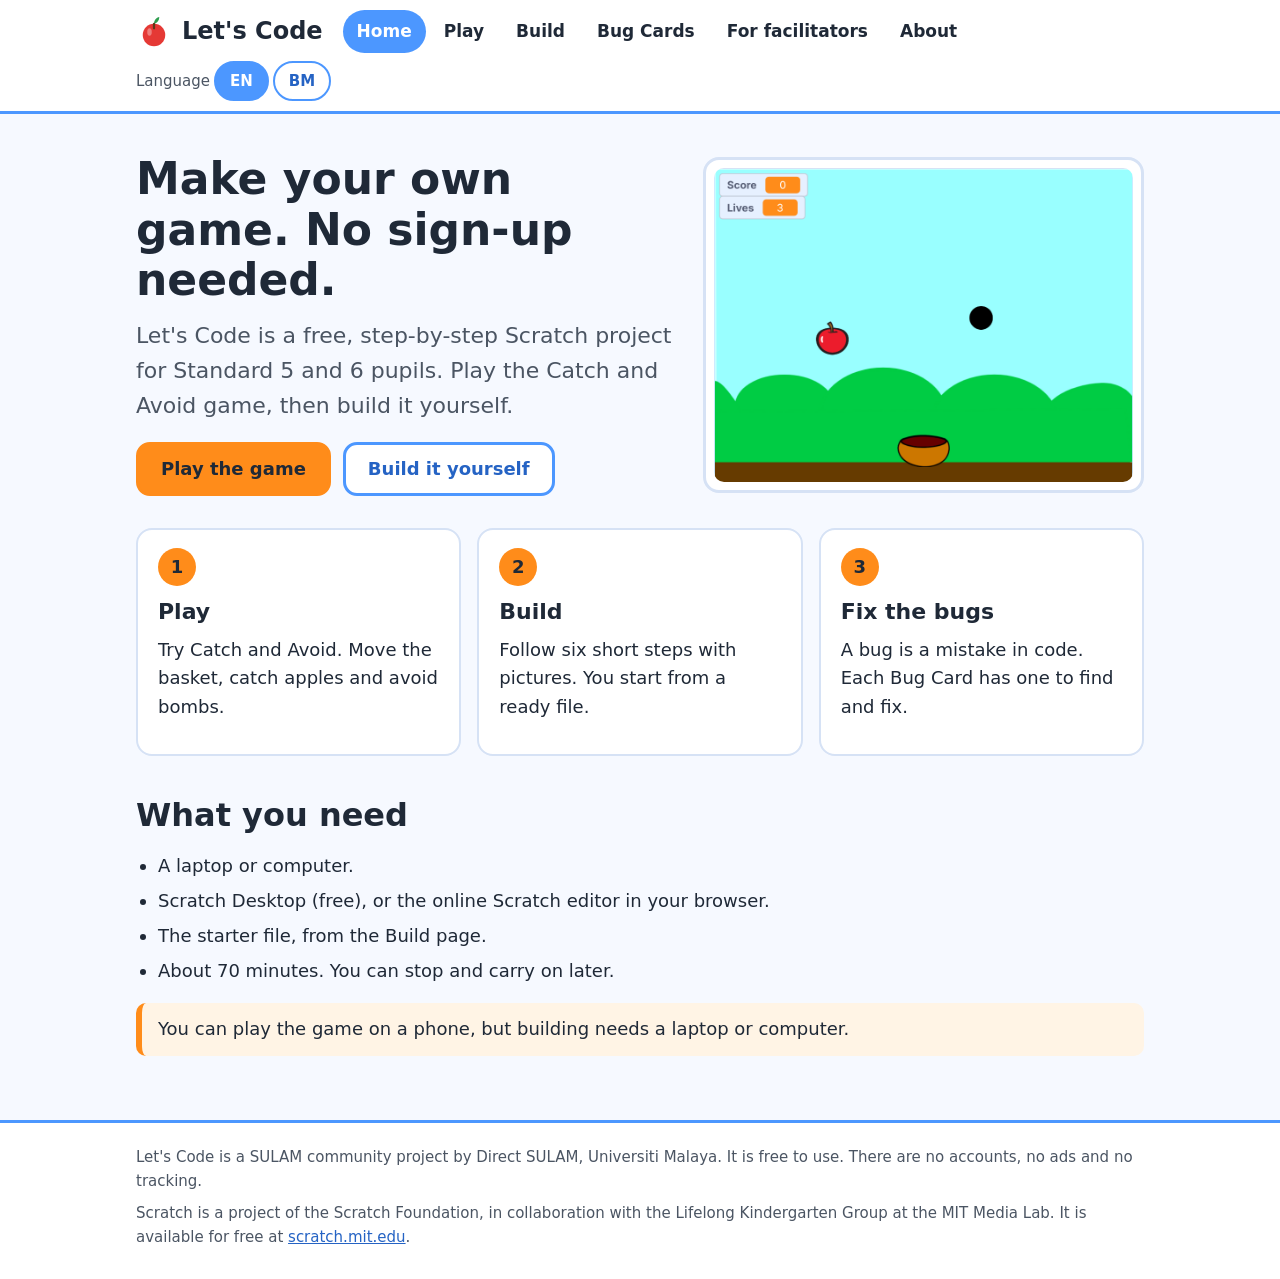
<file: index.html>
<!doctype html>
<html lang="en">
<head>
<meta charset="utf-8">
<meta name="viewport" content="width=device-width, initial-scale=1">
<title data-i18n="title.index.html">Let's Code: build your own game with Scratch</title>
<meta name="description" content="A free, step-by-step Scratch project for Standard 5 and 6 pupils. Play the Catch and Avoid game, then build it yourself.">
<link rel="icon" href="img/favicon.svg" type="image/svg+xml">
<link rel="stylesheet" href="css/style.css">
</head>
<body>
<a class="skip" href="#main" data-i18n="skip">Skip to content</a>
<header class="site-header"><div class="wrap">
<a class="brand" href="index.html"><svg viewBox="0 0 48 48" aria-hidden="true"><circle cx="24" cy="28" r="15" fill="#e53935"/><path d="M24 13c0-5 3-8 7-9 0 5-3 8-7 9z" fill="#2e9e4f"/><path d="M24 13v6" stroke="#5d3a1a" stroke-width="3" stroke-linecap="round"/><ellipse cx="18" cy="24" rx="3" ry="5" fill="#fff" opacity=".35"/></svg><span>Let's Code</span></a>
<nav aria-label="Main"><ul class="nav"><li><a href="index.html" aria-current="page" data-i18n="nav.home">Home</a></li><li><a href="play.html" data-i18n="nav.play">Play</a></li><li><a href="build.html" data-i18n="nav.build">Build</a></li><li><a href="bug-cards.html" data-i18n="nav.bugs">Bug Cards</a></li><li><a href="facilitators.html" data-i18n="nav.fac">For facilitators</a></li><li><a href="about.html" data-i18n="nav.about">About</a></li></ul></nav>
<div class="lang" role="group" aria-labelledby="lang-label"><span id="lang-label" data-i18n="lang.label">Language</span>
<button type="button" data-lang="en" aria-pressed="true">EN</button><button type="button" data-lang="ms" aria-pressed="false">BM</button></div>
</div></header>
<main id="main"><div class="wrap">

<section class="hero">
<div>
<h1 data-i18n="home.h1">Make your own game. No sign-up needed.</h1>
<p class="lead" data-i18n="home.lead">Let's Code is a free, step-by-step Scratch project for Standard 5 and 6 pupils. Play the Catch and Avoid game, then build it yourself.</p>
<div class="btns">
<a class="btn orange" href="play.html" data-i18n="home.cta1">Play the game</a>
<a class="btn secondary" href="build.html" data-i18n="home.cta2">Build it yourself</a>
</div>
</div>
<div class="shot"><img src="img/game.png" alt="The Catch and Avoid game: a basket, a red apple and a black bomb on a blue sky." data-i18n-alt="alt.home.game" width="480" height="360"></div>
</section>

<section class="cards" aria-label="How it works">
<div class="card"><span class="num">1</span><h3 data-i18n="home.c1.h">Play</h3><p data-i18n="home.c1.p">Try Catch and Avoid. Move the basket, catch apples and avoid bombs.</p></div>
<div class="card"><span class="num">2</span><h3 data-i18n="home.c2.h">Build</h3><p data-i18n="home.c2.p">Follow six short steps with pictures. You start from a ready file.</p></div>
<div class="card"><span class="num">3</span><h3 data-i18n="home.c3.h">Fix the bugs</h3><p data-i18n="home.c3.p">A bug is a mistake in code. Each Bug Card has one to find and fix.</p></div>
</section>

<h2 data-i18n="home.need.h">What you need</h2>
<ul class="checklist">
<li data-i18n="home.need.1">A laptop or computer.</li>
<li data-i18n="home.need.2">Scratch Desktop (free), or the online Scratch editor in your browser.</li>
<li data-i18n="home.need.3">The starter file, from the Build page.</li>
<li data-i18n="home.need.4">About 70 minutes. You can stop and carry on later.</li>
</ul>
<p class="note" data-i18n="home.note">You can play the game on a phone, but building needs a laptop or computer.</p>

</div></main>
<footer class="site-footer"><div class="wrap">
<p data-i18n="foot.1">Let's Code is a SULAM community project by Direct SULAM, Universiti Malaya. It is free to use. There are no accounts, no ads and no tracking.</p>
<p data-i18n="foot.2">Scratch is a project of the Scratch Foundation, in collaboration with the Lifelong Kindergarten Group at the MIT Media Lab. It is available for free at <a href="https://scratch.mit.edu">scratch.mit.edu</a>.</p>
</div></footer>
<script src="js/dict.js"></script>
<script src="js/site.js"></script>

</body>
</html>
</file>
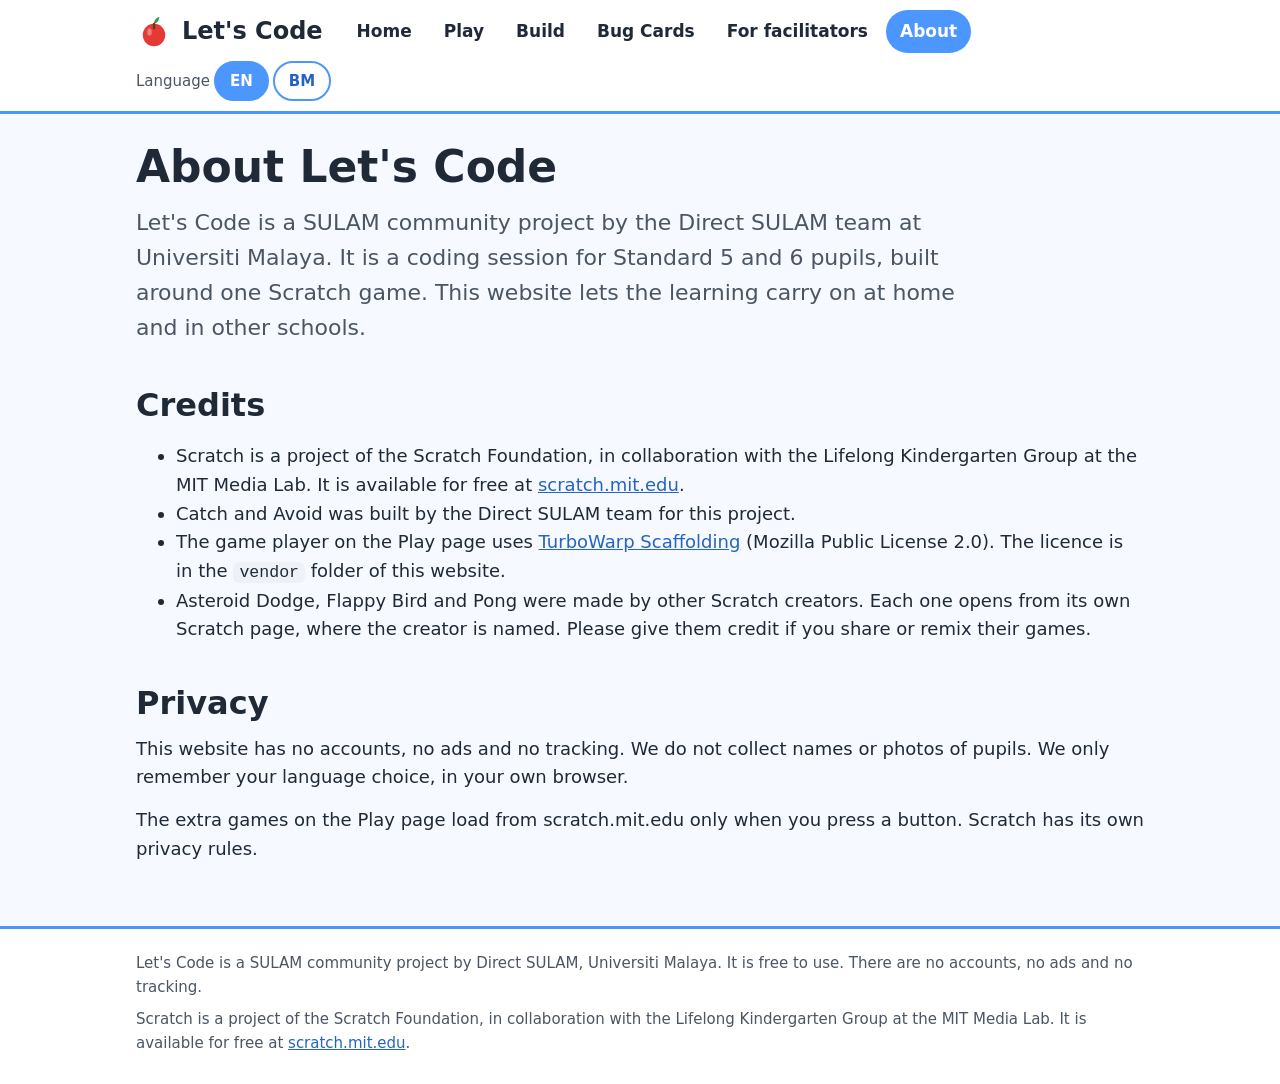
<file: about.html>
<!doctype html>
<html lang="en">
<head>
<meta charset="utf-8">
<meta name="viewport" content="width=device-width, initial-scale=1">
<title data-i18n="title.about.html">About: Let's Code</title>
<meta name="description" content="About the Let's Code project, credits and privacy.">
<link rel="icon" href="img/favicon.svg" type="image/svg+xml">
<link rel="stylesheet" href="css/style.css">
</head>
<body>
<a class="skip" href="#main" data-i18n="skip">Skip to content</a>
<header class="site-header"><div class="wrap">
<a class="brand" href="index.html"><svg viewBox="0 0 48 48" aria-hidden="true"><circle cx="24" cy="28" r="15" fill="#e53935"/><path d="M24 13c0-5 3-8 7-9 0 5-3 8-7 9z" fill="#2e9e4f"/><path d="M24 13v6" stroke="#5d3a1a" stroke-width="3" stroke-linecap="round"/><ellipse cx="18" cy="24" rx="3" ry="5" fill="#fff" opacity=".35"/></svg><span>Let's Code</span></a>
<nav aria-label="Main"><ul class="nav"><li><a href="index.html" data-i18n="nav.home">Home</a></li><li><a href="play.html" data-i18n="nav.play">Play</a></li><li><a href="build.html" data-i18n="nav.build">Build</a></li><li><a href="bug-cards.html" data-i18n="nav.bugs">Bug Cards</a></li><li><a href="facilitators.html" data-i18n="nav.fac">For facilitators</a></li><li><a href="about.html" aria-current="page" data-i18n="nav.about">About</a></li></ul></nav>
<div class="lang" role="group" aria-labelledby="lang-label"><span id="lang-label" data-i18n="lang.label">Language</span>
<button type="button" data-lang="en" aria-pressed="true">EN</button><button type="button" data-lang="ms" aria-pressed="false">BM</button></div>
</div></header>
<main id="main"><div class="wrap">

<h1 data-i18n="about.h1">About Let's Code</h1>
<p class="lead" data-i18n="about.p1">Let's Code is a SULAM community project by the Direct SULAM team at Universiti Malaya. It is a coding session for Standard 5 and 6 pupils, built around one Scratch game. This website lets the learning carry on at home and in other schools.</p>

<h2 data-i18n="about.cred.h">Credits</h2>
<ul>
<li data-i18n="about.cred1">Scratch is a project of the Scratch Foundation, in collaboration with the Lifelong Kindergarten Group at the MIT Media Lab. It is available for free at <a href="https://scratch.mit.edu">scratch.mit.edu</a>.</li>
<li data-i18n="about.cred2">Catch and Avoid was built by the Direct SULAM team for this project.</li>
<li data-i18n="about.cred3">The game player on the Play page uses <a href="https://github.com/TurboWarp/scaffolding">TurboWarp Scaffolding</a> (Mozilla Public License 2.0). The licence is in the <code>vendor</code> folder of this website.</li>
<li data-i18n="about.cred4">Asteroid Dodge, Flappy Bird and Pong were made by other Scratch creators. Each one opens from its own Scratch page, where the creator is named. Please give them credit if you share or remix their games.</li>
</ul>

<h2 data-i18n="about.priv.h">Privacy</h2>
<p data-i18n="about.priv.p1">This website has no accounts, no ads and no tracking. We do not collect names or photos of pupils. We only remember your language choice, in your own browser.</p>
<p data-i18n="about.priv.p2">The extra games on the Play page load from scratch.mit.edu only when you press a button. Scratch has its own privacy rules.</p>

</div></main>
<footer class="site-footer"><div class="wrap">
<p data-i18n="foot.1">Let's Code is a SULAM community project by Direct SULAM, Universiti Malaya. It is free to use. There are no accounts, no ads and no tracking.</p>
<p data-i18n="foot.2">Scratch is a project of the Scratch Foundation, in collaboration with the Lifelong Kindergarten Group at the MIT Media Lab. It is available for free at <a href="https://scratch.mit.edu">scratch.mit.edu</a>.</p>
</div></footer>
<script src="js/dict.js"></script>
<script src="js/site.js"></script>

</body>
</html>
</file>
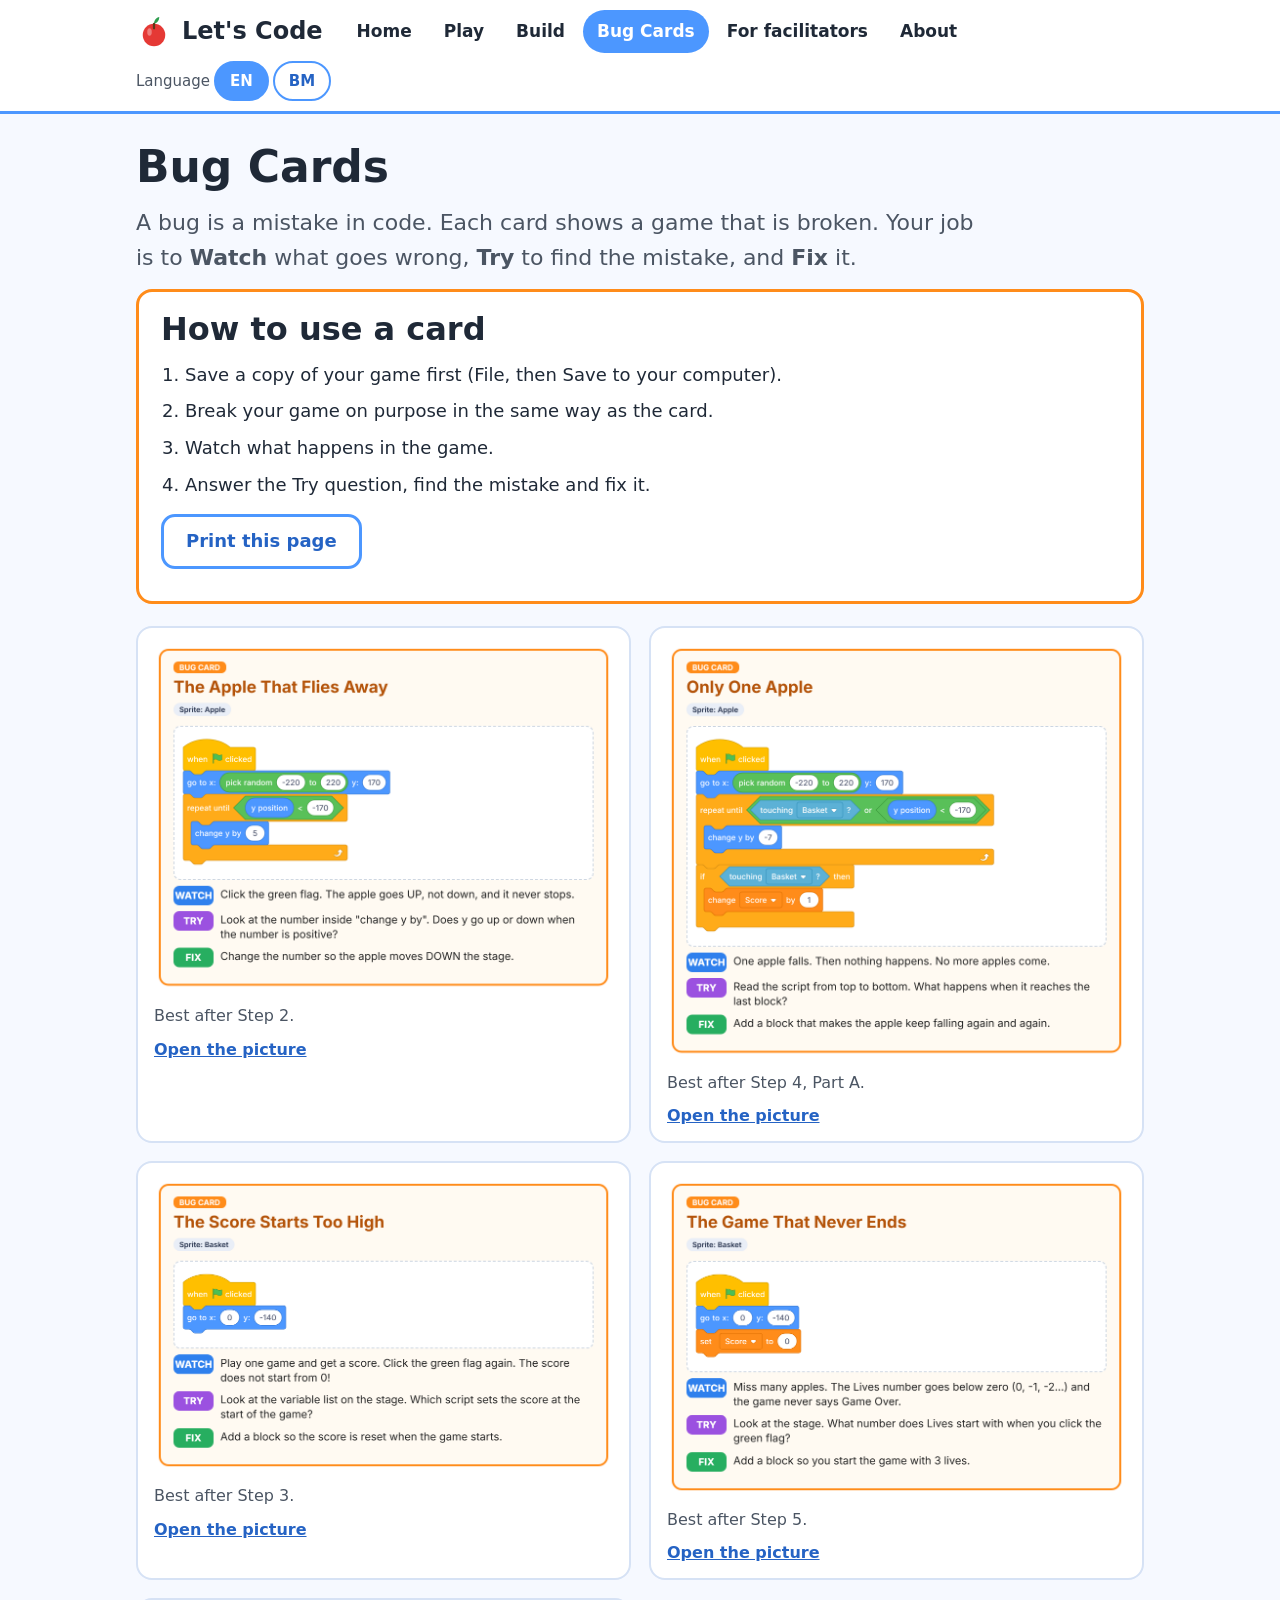
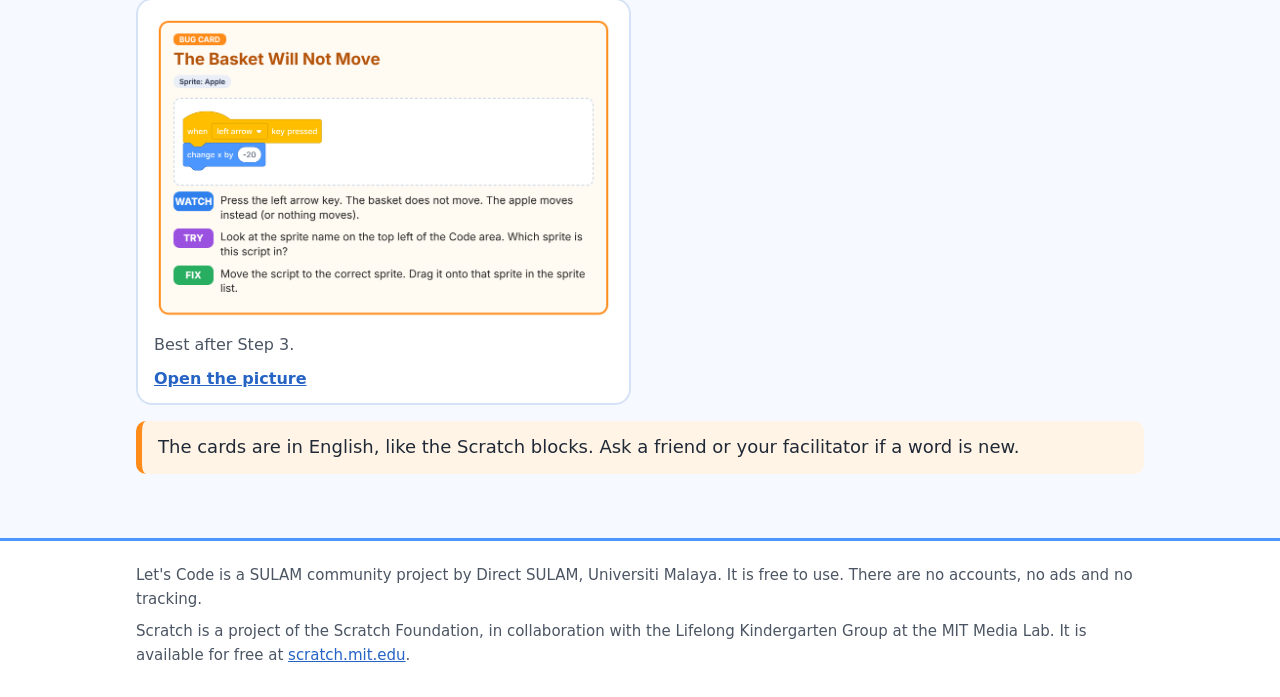
<file: bug-cards.html>
<!doctype html>
<html lang="en">
<head>
<meta charset="utf-8">
<meta name="viewport" content="width=device-width, initial-scale=1">
<title data-i18n="title.bug-cards.html">Bug Cards: Let's Code</title>
<meta name="description" content="Five broken-game challenges. Watch what goes wrong, try to find the mistake, and fix it.">
<link rel="icon" href="img/favicon.svg" type="image/svg+xml">
<link rel="stylesheet" href="css/style.css">
</head>
<body>
<a class="skip" href="#main" data-i18n="skip">Skip to content</a>
<header class="site-header"><div class="wrap">
<a class="brand" href="index.html"><svg viewBox="0 0 48 48" aria-hidden="true"><circle cx="24" cy="28" r="15" fill="#e53935"/><path d="M24 13c0-5 3-8 7-9 0 5-3 8-7 9z" fill="#2e9e4f"/><path d="M24 13v6" stroke="#5d3a1a" stroke-width="3" stroke-linecap="round"/><ellipse cx="18" cy="24" rx="3" ry="5" fill="#fff" opacity=".35"/></svg><span>Let's Code</span></a>
<nav aria-label="Main"><ul class="nav"><li><a href="index.html" data-i18n="nav.home">Home</a></li><li><a href="play.html" data-i18n="nav.play">Play</a></li><li><a href="build.html" data-i18n="nav.build">Build</a></li><li><a href="bug-cards.html" aria-current="page" data-i18n="nav.bugs">Bug Cards</a></li><li><a href="facilitators.html" data-i18n="nav.fac">For facilitators</a></li><li><a href="about.html" data-i18n="nav.about">About</a></li></ul></nav>
<div class="lang" role="group" aria-labelledby="lang-label"><span id="lang-label" data-i18n="lang.label">Language</span>
<button type="button" data-lang="en" aria-pressed="true">EN</button><button type="button" data-lang="ms" aria-pressed="false">BM</button></div>
</div></header>
<main id="main"><div class="wrap">

<h1 data-i18n="bugs.h1">Bug Cards</h1>
<p class="lead" data-i18n="bugs.lead">A bug is a mistake in code. Each card shows a game that is broken. Your job is to <strong>Watch</strong> what goes wrong, <strong>Try</strong> to find the mistake, and <strong>Fix</strong> it.</p>
<section class="getstarted" aria-labelledby="how-h">
<h2 id="how-h" style="margin-top:0" data-i18n="bugs.how.h">How to use a card</h2>
<ol>
<li data-i18n="bugs.how1">Save a copy of your game first (File, then Save to your computer).</li>
<li data-i18n="bugs.how2">Break your game on purpose in the same way as the card.</li>
<li data-i18n="bugs.how3">Watch what happens in the game.</li>
<li data-i18n="bugs.how4">Answer the Try question, find the mistake and fix it.</li>
</ol>
<p class="noprint"><button type="button" class="btn secondary" id="print-btn" data-i18n="bugs.print">Print this page</button></p>
</section>
<div class="bugs" style="margin-top:22px">
<article class="bug">
<img src="img/bug-cards/bug1-apple-never-stops.png" alt="Bug Card 1: The Apple That Flies Away" data-i18n-alt="alt.bug1" loading="lazy">
<p data-i18n="bugs.w1">Best after Step 2.</p>
<p class="noprint"><a href="img/bug-cards/bug1-apple-never-stops.png" download data-i18n="bugs.open">Open the picture</a></p>
</article>
<article class="bug">
<img src="img/bug-cards/bug2-only-one-apple.png" alt="Bug Card 2: Only One Apple" data-i18n-alt="alt.bug2" loading="lazy">
<p data-i18n="bugs.w2">Best after Step 4, Part A.</p>
<p class="noprint"><a href="img/bug-cards/bug2-only-one-apple.png" download data-i18n="bugs.open">Open the picture</a></p>
</article>
<article class="bug">
<img src="img/bug-cards/bug3-score-not-zero.png" alt="Bug Card 3: The Score Starts Too High" data-i18n-alt="alt.bug3" loading="lazy">
<p data-i18n="bugs.w3">Best after Step 3.</p>
<p class="noprint"><a href="img/bug-cards/bug3-score-not-zero.png" download data-i18n="bugs.open">Open the picture</a></p>
</article>
<article class="bug">
<img src="img/bug-cards/bug4-game-never-ends.png" alt="Bug Card 4: The Game That Never Ends" data-i18n-alt="alt.bug4" loading="lazy">
<p data-i18n="bugs.w4">Best after Step 5.</p>
<p class="noprint"><a href="img/bug-cards/bug4-game-never-ends.png" download data-i18n="bugs.open">Open the picture</a></p>
</article>
<article class="bug">
<img src="img/bug-cards/bug5-basket-wont-move.png" alt="Bug Card 5: The Basket Will Not Move" data-i18n-alt="alt.bug5" loading="lazy">
<p data-i18n="bugs.w5">Best after Step 3.</p>
<p class="noprint"><a href="img/bug-cards/bug5-basket-wont-move.png" download data-i18n="bugs.open">Open the picture</a></p>
</article>
</div>
<p class="note noprint" data-i18n="bugs.note">The cards are in English, like the Scratch blocks. Ask a friend or your facilitator if a word is new.</p>

</div></main>
<footer class="site-footer"><div class="wrap">
<p data-i18n="foot.1">Let's Code is a SULAM community project by Direct SULAM, Universiti Malaya. It is free to use. There are no accounts, no ads and no tracking.</p>
<p data-i18n="foot.2">Scratch is a project of the Scratch Foundation, in collaboration with the Lifelong Kindergarten Group at the MIT Media Lab. It is available for free at <a href="https://scratch.mit.edu">scratch.mit.edu</a>.</p>
</div></footer>
<script src="js/dict.js"></script>
<script src="js/site.js"></script>
<script>(function(){var b=document.getElementById("print-btn");if(b)b.addEventListener("click",function(){window.print();});})();</script>
</body>
</html>
</file>
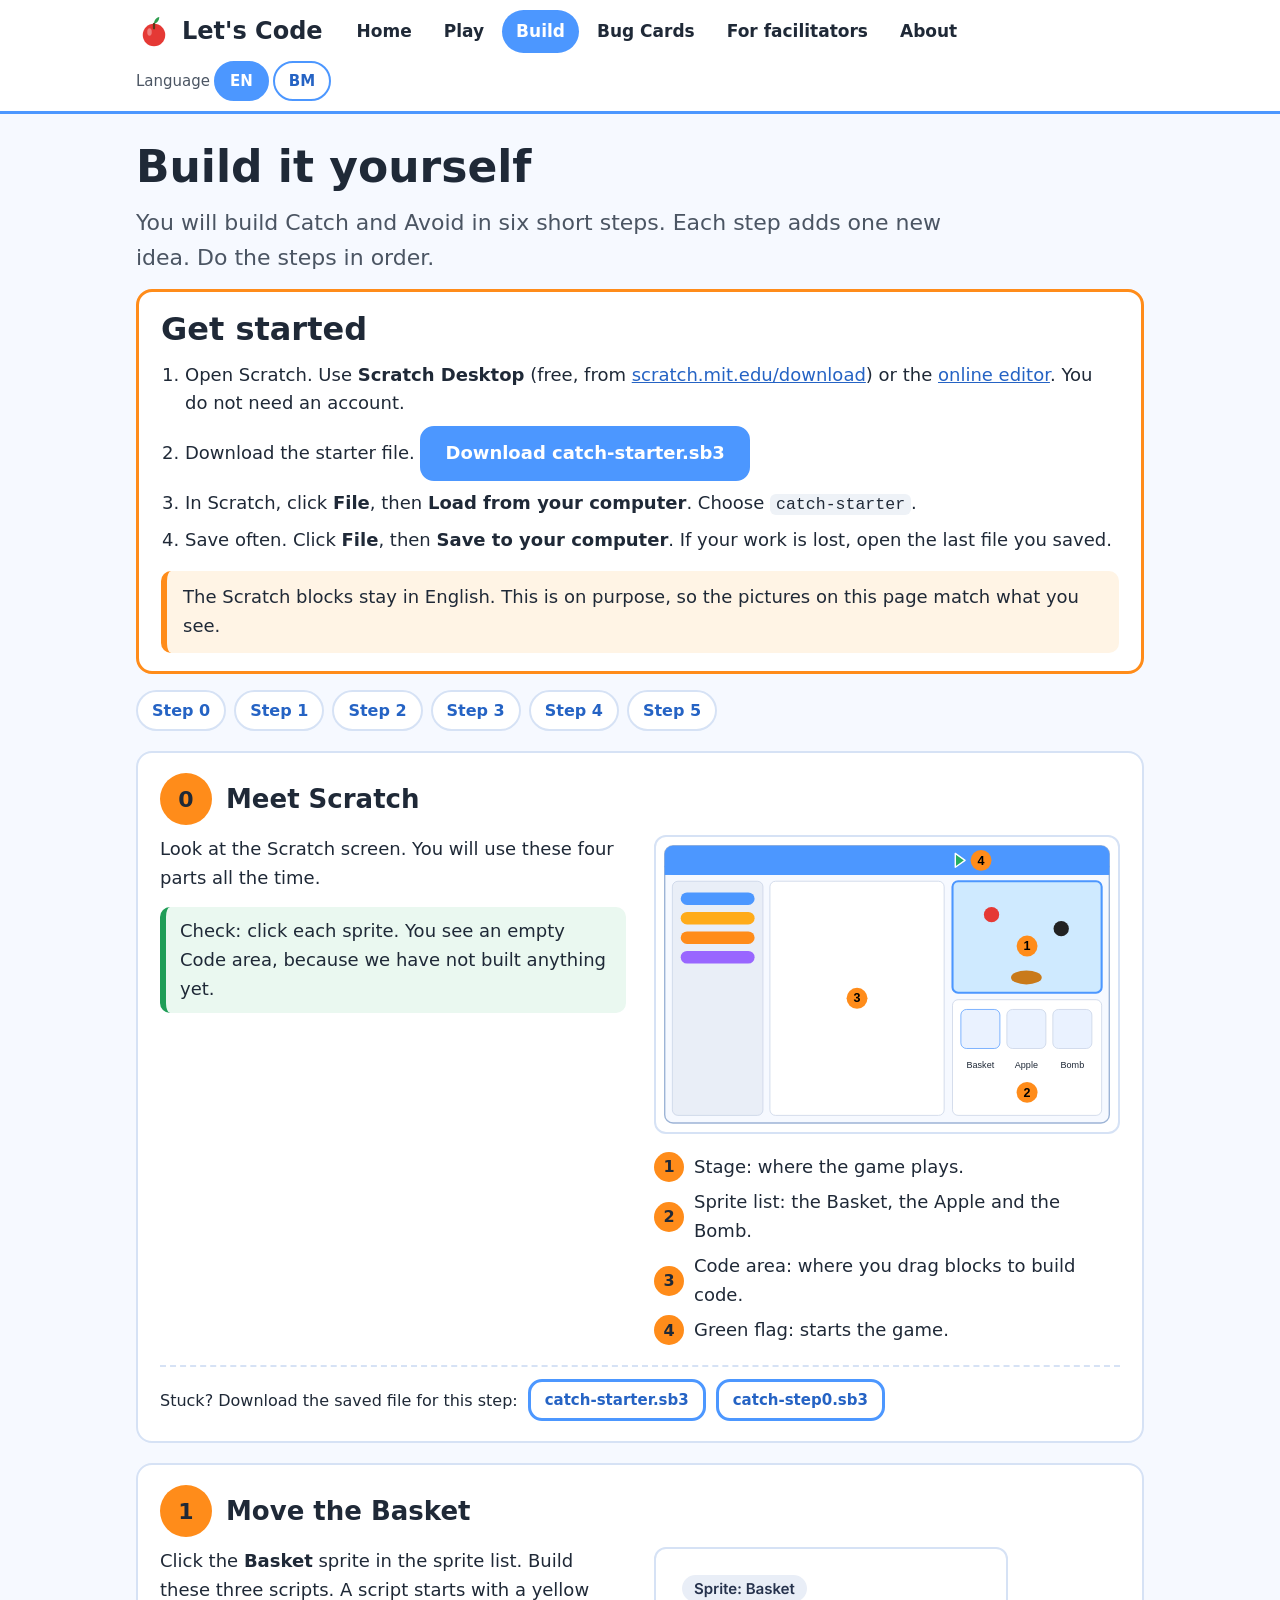
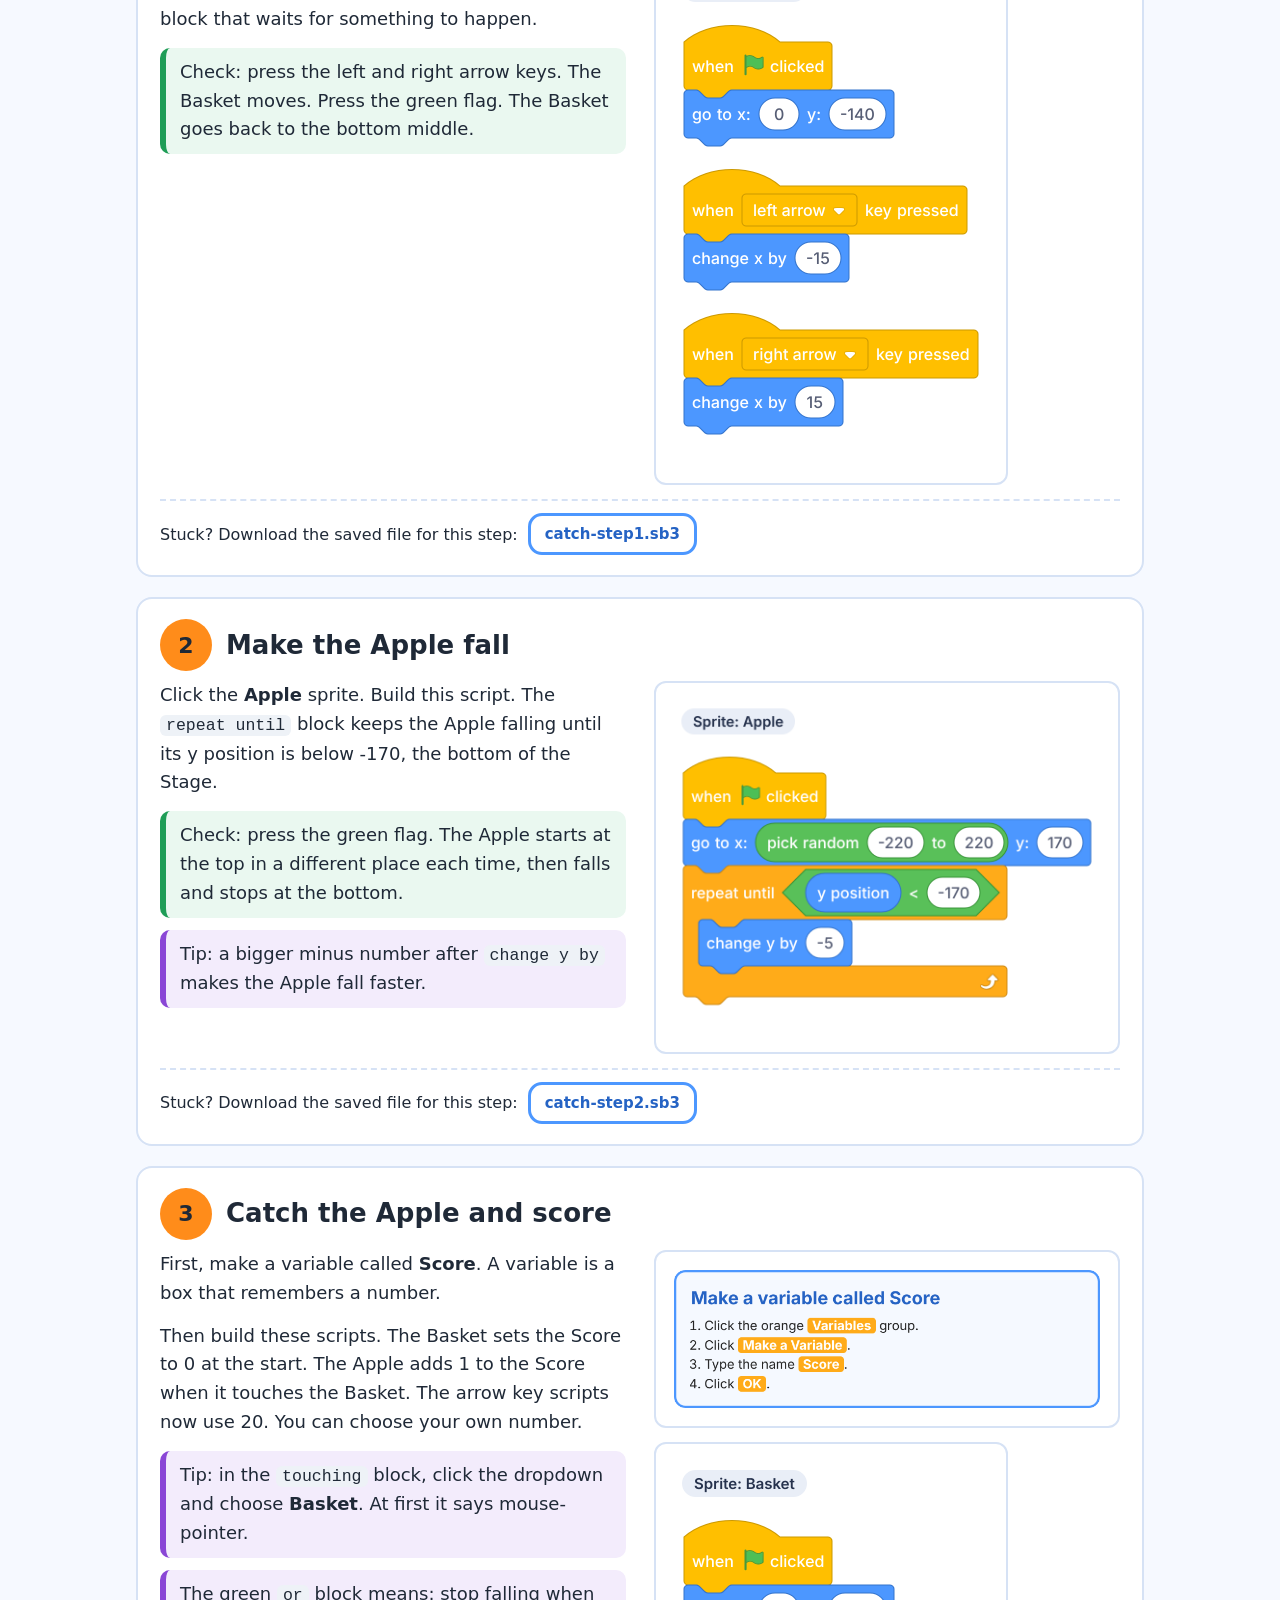
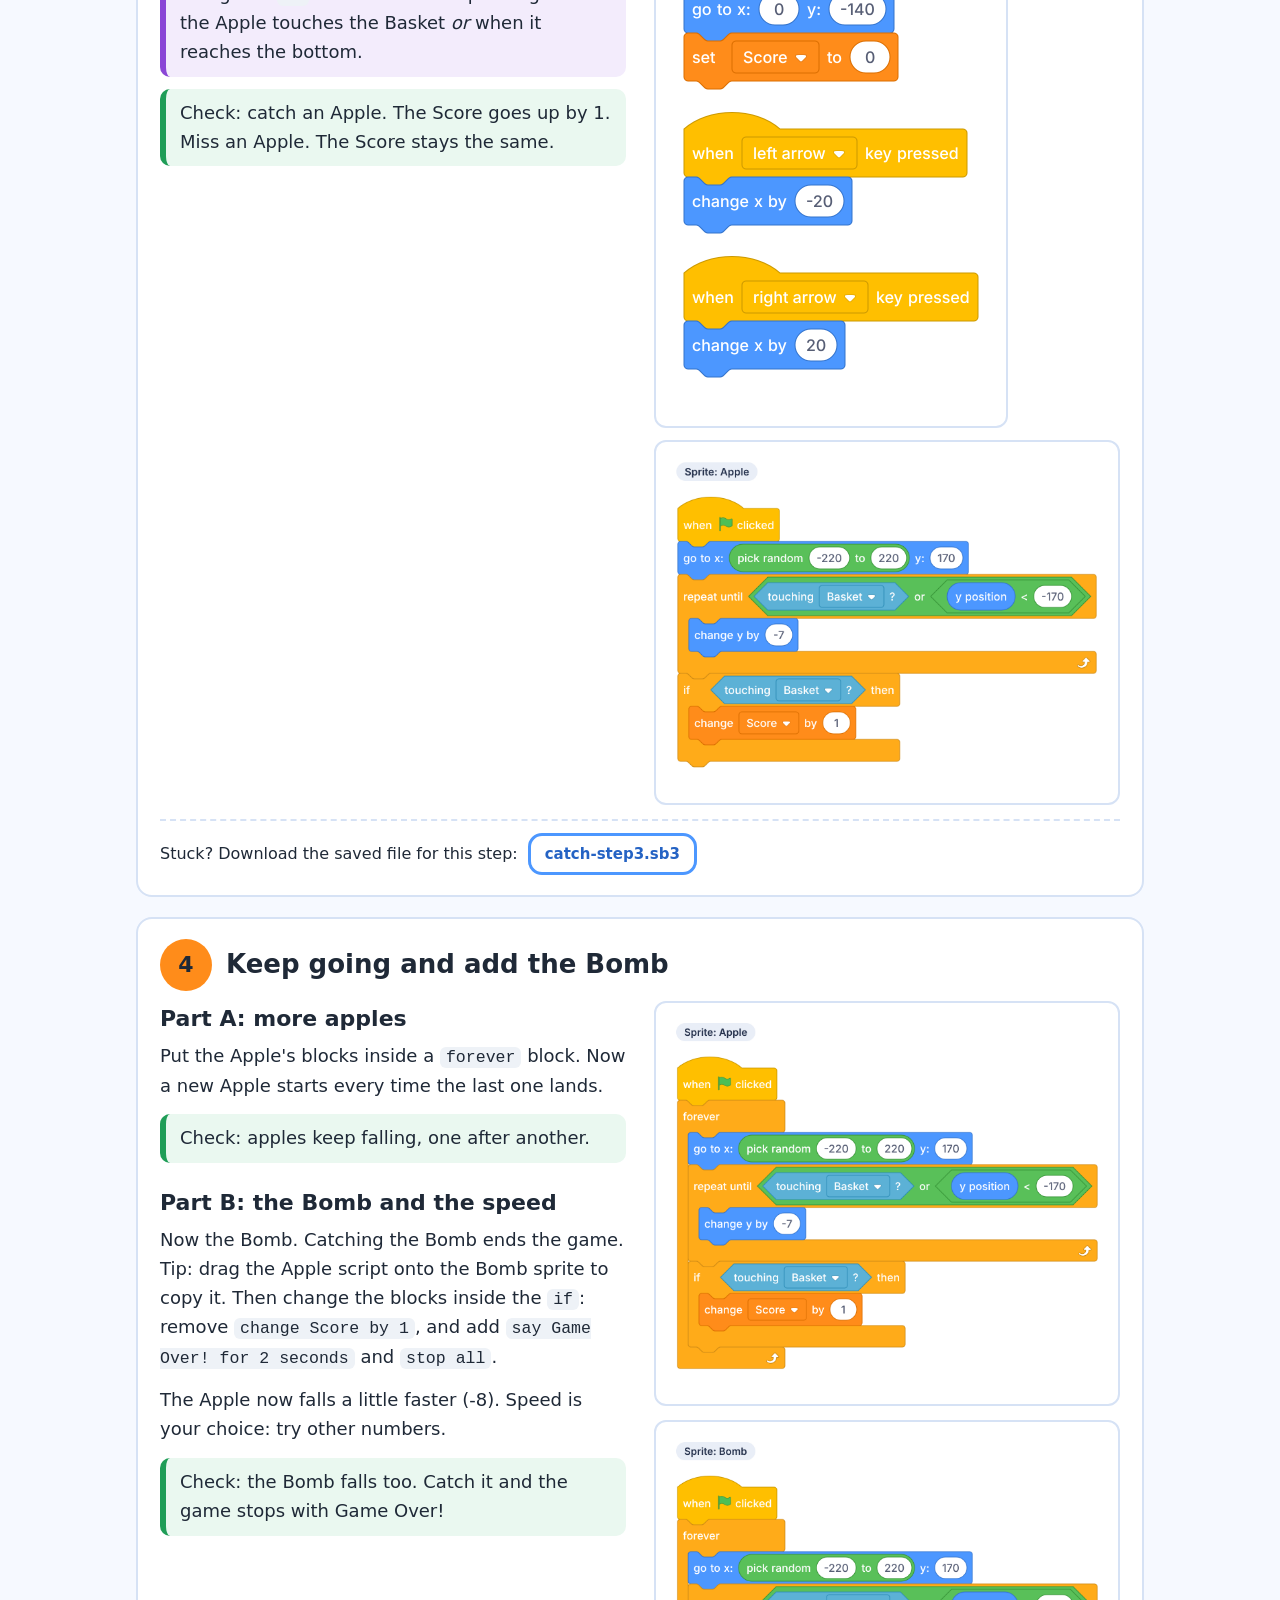
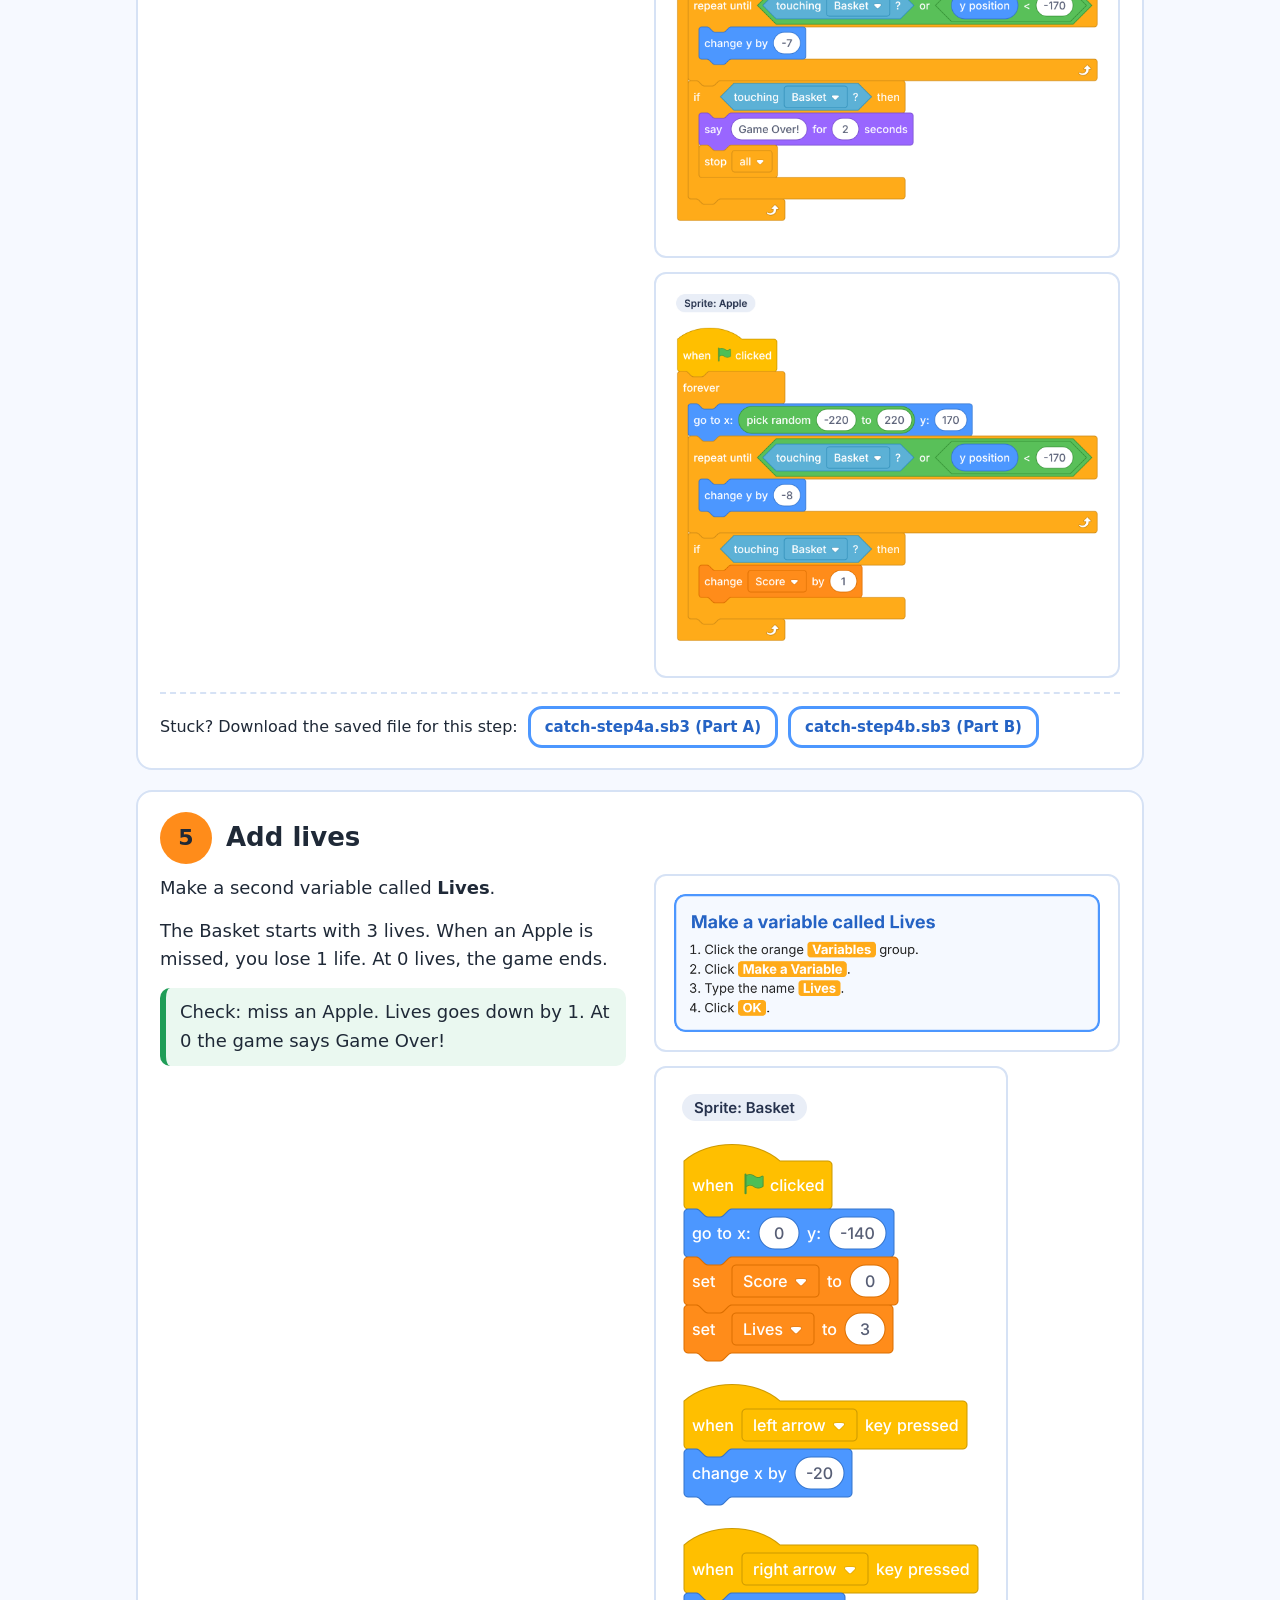
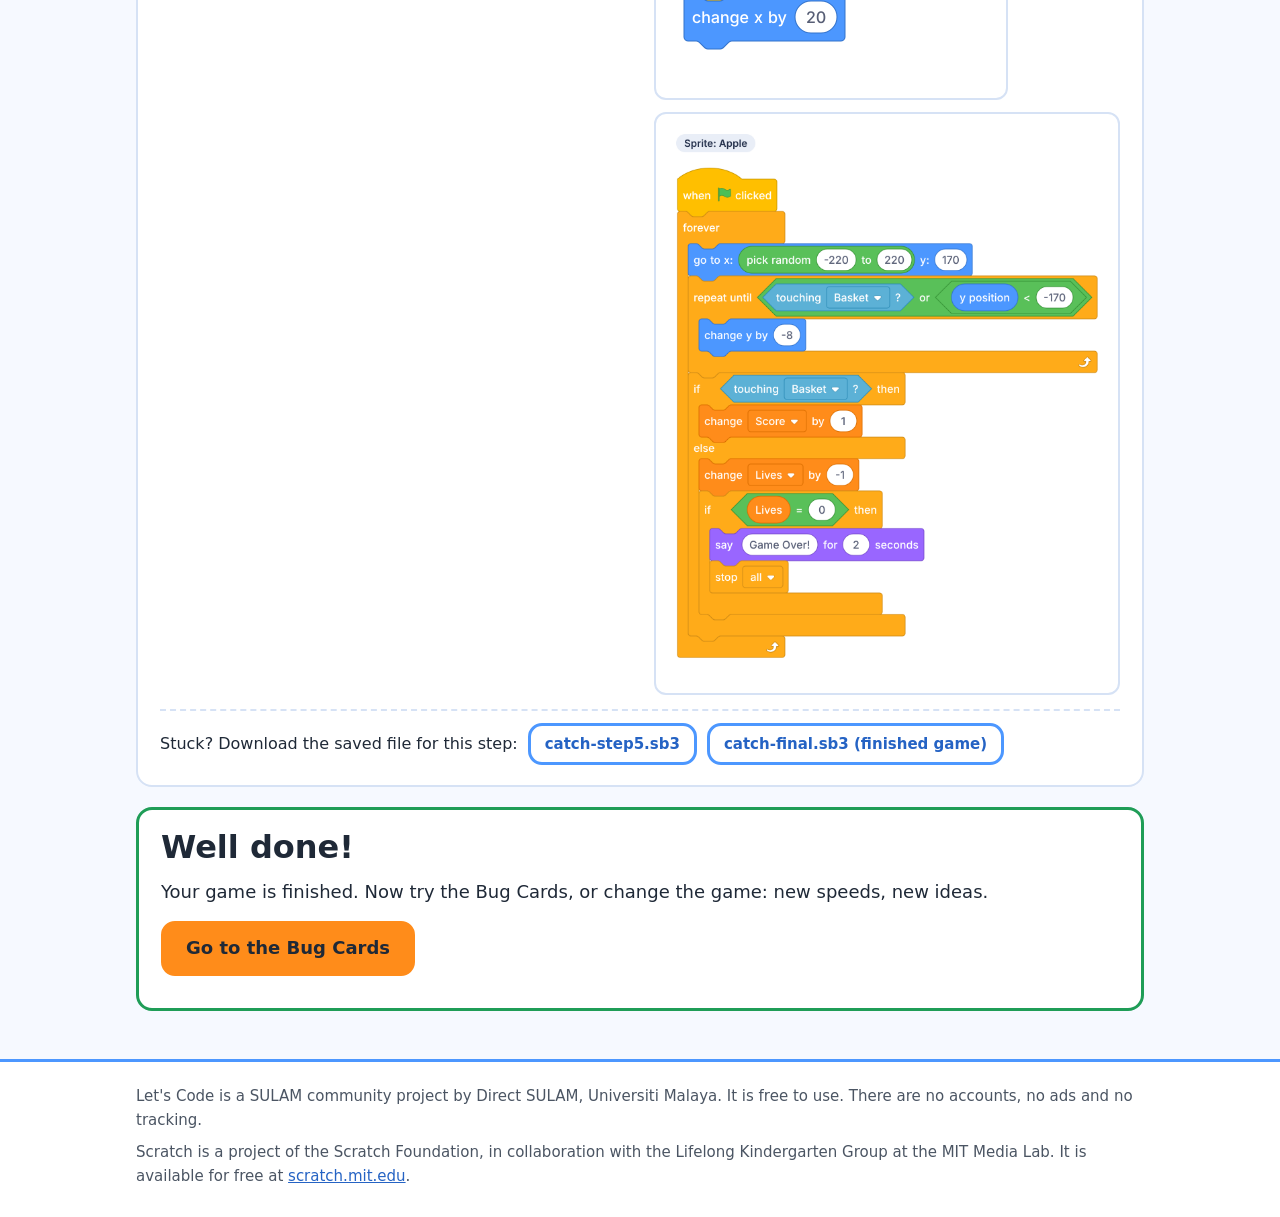
<file: build.html>
<!doctype html>
<html lang="en">
<head>
<meta charset="utf-8">
<meta name="viewport" content="width=device-width, initial-scale=1">
<title data-i18n="title.build.html">Build it yourself: Let's Code</title>
<meta name="description" content="Build the Catch and Avoid game in six short steps with pictures. Start from a ready Scratch file.">
<link rel="icon" href="img/favicon.svg" type="image/svg+xml">
<link rel="stylesheet" href="css/style.css">
</head>
<body>
<a class="skip" href="#main" data-i18n="skip">Skip to content</a>
<header class="site-header"><div class="wrap">
<a class="brand" href="index.html"><svg viewBox="0 0 48 48" aria-hidden="true"><circle cx="24" cy="28" r="15" fill="#e53935"/><path d="M24 13c0-5 3-8 7-9 0 5-3 8-7 9z" fill="#2e9e4f"/><path d="M24 13v6" stroke="#5d3a1a" stroke-width="3" stroke-linecap="round"/><ellipse cx="18" cy="24" rx="3" ry="5" fill="#fff" opacity=".35"/></svg><span>Let's Code</span></a>
<nav aria-label="Main"><ul class="nav"><li><a href="index.html" data-i18n="nav.home">Home</a></li><li><a href="play.html" data-i18n="nav.play">Play</a></li><li><a href="build.html" aria-current="page" data-i18n="nav.build">Build</a></li><li><a href="bug-cards.html" data-i18n="nav.bugs">Bug Cards</a></li><li><a href="facilitators.html" data-i18n="nav.fac">For facilitators</a></li><li><a href="about.html" data-i18n="nav.about">About</a></li></ul></nav>
<div class="lang" role="group" aria-labelledby="lang-label"><span id="lang-label" data-i18n="lang.label">Language</span>
<button type="button" data-lang="en" aria-pressed="true">EN</button><button type="button" data-lang="ms" aria-pressed="false">BM</button></div>
</div></header>
<main id="main"><div class="wrap">

<h1 data-i18n="build.h1">Build it yourself</h1>
<p class="lead" data-i18n="build.lead">You will build Catch and Avoid in six short steps. Each step adds one new idea. Do the steps in order.</p>

<section class="getstarted" aria-labelledby="gs-h">
<h2 id="gs-h" style="margin-top:0" data-i18n="build.gs.h">Get started</h2>
<ol>
<li data-i18n="build.gs1">Open Scratch. Use <strong>Scratch Desktop</strong> (free, from <a href="https://scratch.mit.edu/download">scratch.mit.edu/download</a>) or the <a href="https://scratch.mit.edu/projects/editor/">online editor</a>. You do not need an account.</li>
<li><span data-i18n="build.gs2">Download the starter file.</span> <a class="btn" href="downloads/catch-starter.sb3" download><span data-i18n="build.gs2b">Download catch-starter.sb3</span></a></li>
<li data-i18n="build.gs3">In Scratch, click <strong>File</strong>, then <strong>Load from your computer</strong>. Choose <code>catch-starter</code>.</li>
<li data-i18n="build.gs4">Save often. Click <strong>File</strong>, then <strong>Save to your computer</strong>. If your work is lost, open the last file you saved.</li>
</ol>
<p class="note" style="margin-bottom:0" data-i18n="build.gs.note">The Scratch blocks stay in English. This is on purpose, so the pictures on this page match what you see.</p>
</section>
<ul class="toc" aria-label="Steps"><li><a href="#step0" data-i18n="build.toc0">Step 0</a></li><li><a href="#step1" data-i18n="build.toc1">Step 1</a></li><li><a href="#step2" data-i18n="build.toc2">Step 2</a></li><li><a href="#step3" data-i18n="build.toc3">Step 3</a></li><li><a href="#step4" data-i18n="build.toc4">Step 4</a></li><li><a href="#step5" data-i18n="build.toc5">Step 5</a></li></ul>

<!-- Step 0 -->
<section class="step" id="step0"><header><span class="badge">0</span><h2 data-i18n="build.s0.h">Meet Scratch</h2></header><div class="stepbody"><div class="txt">

<p data-i18n="build.s0.p">Look at the Scratch screen. You will use these four parts all the time.</p>

<p class="check" data-i18n="build.s0.c">Check: click each sprite. You see an empty Code area, because we have not built anything yet.</p>

</div><div class="pics"><div class="shots"><figure class="shot wide"><svg viewBox="0 0 640 400" role="img" aria-label="A simple map of the Scratch screen with four numbered parts." data-i18n-label="alt.build.map" width="640" height="400">
<rect x="1" y="1" width="638" height="398" rx="12" fill="#f6f9ff" stroke="#9db4d6" stroke-width="2"/>
<rect x="1" y="1" width="638" height="42" rx="12" fill="#4c97ff"/><rect x="1" y="30" width="638" height="13" fill="#4c97ff"/>
<rect x="12" y="52" width="130" height="336" rx="8" fill="#e9eef7" stroke="#c4d0e4"/>
<g fill="#4c97ff"><rect x="24" y="68" width="106" height="18" rx="9"/></g><g fill="#ffab19"><rect x="24" y="96" width="106" height="18" rx="9"/></g><g fill="#ff8c1a"><rect x="24" y="124" width="106" height="18" rx="9"/></g><g fill="#9966ff"><rect x="24" y="152" width="106" height="18" rx="9"/></g>
<rect x="152" y="52" width="250" height="336" rx="8" fill="#fff" stroke="#c4d0e4"/>
<rect x="414" y="52" width="214" height="160" rx="8" fill="#cfeaff" stroke="#4c97ff" stroke-width="3"/>
<ellipse cx="520" cy="190" rx="22" ry="10" fill="#c97a1a"/><circle cx="470" cy="100" r="11" fill="#e53935"/><circle cx="570" cy="120" r="11" fill="#222"/>
<rect x="414" y="222" width="214" height="166" rx="8" fill="#fff" stroke="#c4d0e4"/>
<rect x="426" y="236" width="56" height="56" rx="8" fill="#eaf2ff" stroke="#4c97ff"/><rect x="492" y="236" width="56" height="56" rx="8" fill="#eaf2ff" stroke="#c4d0e4"/><rect x="558" y="236" width="56" height="56" rx="8" fill="#eaf2ff" stroke="#c4d0e4"/>
<text x="454" y="320" text-anchor="middle" font-size="13" fill="#1f2937" font-family="Arial,sans-serif">Basket</text><text x="520" y="320" text-anchor="middle" font-size="13" fill="#1f2937" font-family="Arial,sans-serif">Apple</text><text x="586" y="320" text-anchor="middle" font-size="13" fill="#1f2937" font-family="Arial,sans-serif">Bomb</text>
<path d="M418 12v20l14-10z" fill="#27ae60" stroke="#fff" stroke-width="2" stroke-linejoin="round"/>
<g font-family="Arial,sans-serif" font-weight="800" font-size="18" text-anchor="middle"><g><circle cx="521" cy="145" r="15" fill="#ff8c1a"/><text x="521" y="151">1</text></g>
<g><circle cx="521" cy="355" r="15" fill="#ff8c1a"/><text x="521" y="361">2</text></g>
<g><circle cx="277" cy="220" r="15" fill="#ff8c1a"/><text x="277" y="226">3</text></g>
<g><circle cx="455" cy="22" r="15" fill="#ff8c1a"/><text x="455" y="28">4</text></g></g>
</svg></figure>
<ul class="legend">
<li><span class="n">1</span><span data-i18n="build.s0.l1">Stage: where the game plays.</span></li>
<li><span class="n">2</span><span data-i18n="build.s0.l2">Sprite list: the Basket, the Apple and the Bomb.</span></li>
<li><span class="n">3</span><span data-i18n="build.s0.l3">Code area: where you drag blocks to build code.</span></li>
<li><span class="n">4</span><span data-i18n="build.s0.l4">Green flag: starts the game.</span></li>
</ul></div></div></div><div class="stuck"><span data-i18n="build.stuck">Stuck? Download the saved file for this step:</span> <a class="btn secondary" href="downloads/catch-starter.sb3" download>catch-starter.sb3</a> <a class="btn secondary" href="downloads/catch-step0.sb3" download>catch-step0.sb3</a></div></section>

<!-- Step 1 -->
<section class="step" id="step1"><header><span class="badge">1</span><h2 data-i18n="build.s1.h">Move the Basket</h2></header><div class="stepbody"><div class="txt">

<p data-i18n="build.s1.p">Click the <strong>Basket</strong> sprite in the sprite list. Build these three scripts. A script starts with a yellow block that waits for something to happen.</p>

<p class="check" data-i18n="build.s1.c">Check: press the left and right arrow keys. The Basket moves. Press the green flag. The Basket goes back to the bottom middle.</p>

</div><div class="pics"><div class="shots"><figure class="shot narrow"><a href="img/scripts/step1-basket.png" target="_blank" rel="noopener" class="zoom"><img src="img/scripts/step1-basket.png" style="width:334px" alt="Basket scripts. When the green flag is clicked: go to x 0 y -140. When the left arrow key is pressed: change x by -15. When the right arrow key is pressed: change x by 15." data-i18n-alt="alt.s1" loading="lazy"></a></figure></div></div></div><div class="stuck"><span data-i18n="build.stuck">Stuck? Download the saved file for this step:</span> <a class="btn secondary" href="downloads/catch-step1.sb3" download>catch-step1.sb3</a></div></section>

<!-- Step 2 -->
<section class="step" id="step2"><header><span class="badge">2</span><h2 data-i18n="build.s2.h">Make the Apple fall</h2></header><div class="stepbody"><div class="txt">

<p data-i18n="build.s2.p">Click the <strong>Apple</strong> sprite. Build this script. The <code>repeat until</code> block keeps the Apple falling until its y position is below -170, the bottom of the Stage.</p>

<p class="check" data-i18n="build.s2.c">Check: press the green flag. The Apple starts at the top in a different place each time, then falls and stops at the bottom.</p>
<p class="tip" data-i18n="build.s2.t">Tip: a bigger minus number after <code>change y by</code> makes the Apple fall faster.</p>

</div><div class="pics"><div class="shots"><figure class="shot narrow"><a href="img/scripts/step2-apple.png" target="_blank" rel="noopener" class="zoom"><img src="img/scripts/step2-apple.png" style="width:463px" alt="Apple script. When the green flag is clicked: go to x pick random -220 to 220, y 170. Repeat until y position is less than -170: change y by -5." data-i18n-alt="alt.s2" loading="lazy"></a></figure></div></div></div><div class="stuck"><span data-i18n="build.stuck">Stuck? Download the saved file for this step:</span> <a class="btn secondary" href="downloads/catch-step2.sb3" download>catch-step2.sb3</a></div></section>

<!-- Step 3 -->
<section class="step" id="step3"><header><span class="badge">3</span><h2 data-i18n="build.s3.h">Catch the Apple and score</h2></header><div class="stepbody"><div class="txt">

<p data-i18n="build.s3.p1">First, make a variable called <strong>Score</strong>. A variable is a box that remembers a number.</p>

<p data-i18n="build.s3.p2">Then build these scripts. The Basket sets the Score to 0 at the start. The Apple adds 1 to the Score when it touches the Basket. The arrow key scripts now use 20. You can choose your own number.</p>

<p class="tip" data-i18n="build.s3.t1">Tip: in the <code>touching</code> block, click the dropdown and choose <strong>Basket</strong>. At first it says mouse-pointer.</p>
<p class="tip" data-i18n="build.s3.t2">The green <code>or</code> block means: stop falling when the Apple touches the Basket <em>or</em> when it reaches the bottom.</p>
<p class="check" data-i18n="build.s3.c">Check: catch an Apple. The Score goes up by 1. Miss an Apple. The Score stays the same.</p>

</div><div class="pics"><div class="shots"><figure class="shot narrow"><a href="img/variable-help/step3-make-variable-score.png" target="_blank" rel="noopener" class="zoom"><img src="img/variable-help/step3-make-variable-score.png" style="width:796px" alt="Steps to make a variable called Score: click Variables, click Make a Variable, type Score, click OK." data-i18n-alt="alt.s3v" loading="lazy"></a></figure></div><div class="shots">
<figure class="shot narrow"><a href="img/scripts/step3-basket.png" target="_blank" rel="noopener" class="zoom"><img src="img/scripts/step3-basket.png" style="width:334px" alt="Basket scripts. The green flag script also has set Score to 0. The arrow keys change x by -20 and 20." data-i18n-alt="alt.s3b" loading="lazy"></a></figure>
<figure class="shot narrow"><a href="img/scripts/step3-apple.png" target="_blank" rel="noopener" class="zoom"><img src="img/scripts/step3-apple.png" style="width:649px" alt="Apple script. Repeat until touching Basket or y position is less than -170: change y by -7. Then, if touching Basket, change Score by 1." data-i18n-alt="alt.s3a" loading="lazy"></a></figure>
</div></div></div><div class="stuck"><span data-i18n="build.stuck">Stuck? Download the saved file for this step:</span> <a class="btn secondary" href="downloads/catch-step3.sb3" download>catch-step3.sb3</a></div></section>

<!-- Step 4 -->
<section class="step" id="step4"><header><span class="badge">4</span><h2 data-i18n="build.s4.h">Keep going and add the Bomb</h2></header><div class="stepbody"><div class="txt">

<h3 data-i18n="build.s4a.h">Part A: more apples</h3>
<p data-i18n="build.s4a.p">Put the Apple's blocks inside a <code>forever</code> block. Now a new Apple starts every time the last one lands.</p>

<p class="check" data-i18n="build.s4a.c">Check: apples keep falling, one after another.</p>
<h3 style="margin-top:22px" data-i18n="build.s4b.h">Part B: the Bomb and the speed</h3>
<p data-i18n="build.s4b.p">Now the Bomb. Catching the Bomb ends the game. Tip: drag the Apple script onto the Bomb sprite to copy it. Then change the blocks inside the <code>if</code>: remove <code>change Score by 1</code>, and add <code>say Game Over! for 2 seconds</code> and <code>stop all</code>.</p>

<p data-i18n="build.s4b.p2">The Apple now falls a little faster (-8). Speed is your choice: try other numbers.</p>

<p class="check" data-i18n="build.s4b.c">Check: the Bomb falls too. Catch it and the game stops with Game Over!</p>

</div><div class="pics"><div class="shots"><figure class="shot narrow"><a href="img/scripts/step4a-apple.png" target="_blank" rel="noopener" class="zoom"><img src="img/scripts/step4a-apple.png" style="width:664px" alt="Apple script inside a forever block: go to a random x at the top, repeat until touching Basket or y position is less than -170 change y by -7, then if touching Basket change Score by 1." data-i18n-alt="alt.s4a" loading="lazy"></a></figure></div><div class="shots"><figure class="shot narrow"><a href="img/scripts/step4b-bomb.png" target="_blank" rel="noopener" class="zoom"><img src="img/scripts/step4b-bomb.png" style="width:664px" alt="Bomb script inside a forever block. If touching Basket: say Game Over! for 2 seconds, then stop all." data-i18n-alt="alt.s4bb" loading="lazy"></a></figure></div><div class="shots"><figure class="shot narrow"><a href="img/scripts/step4b-apple.png" target="_blank" rel="noopener" class="zoom"><img src="img/scripts/step4b-apple.png" style="width:664px" alt="Apple script with change y by -8." data-i18n-alt="alt.s4ba" loading="lazy"></a></figure></div></div></div><div class="stuck"><span data-i18n="build.stuck">Stuck? Download the saved file for this step:</span> <a class="btn secondary" href="downloads/catch-step4a.sb3" download>catch-step4a.sb3 (Part A)</a> <a class="btn secondary" href="downloads/catch-step4b.sb3" download>catch-step4b.sb3 (Part B)</a></div></section>

<!-- Step 5 -->
<section class="step" id="step5"><header><span class="badge">5</span><h2 data-i18n="build.s5.h">Add lives</h2></header><div class="stepbody"><div class="txt">

<p data-i18n="build.s5.p1">Make a second variable called <strong>Lives</strong>.</p>

<p data-i18n="build.s5.p2">The Basket starts with 3 lives. When an Apple is missed, you lose 1 life. At 0 lives, the game ends.</p>

<p class="check" data-i18n="build.s5.c">Check: miss an Apple. Lives goes down by 1. At 0 the game says Game Over!</p>

</div><div class="pics"><div class="shots"><figure class="shot narrow"><a href="img/variable-help/step5-make-variable-lives.png" target="_blank" rel="noopener" class="zoom"><img src="img/variable-help/step5-make-variable-lives.png" style="width:796px" alt="Steps to make a variable called Lives: click Variables, click Make a Variable, type Lives, click OK." data-i18n-alt="alt.s5v" loading="lazy"></a></figure></div><div class="shots">
<figure class="shot narrow"><a href="img/scripts/step5-basket.png" target="_blank" rel="noopener" class="zoom"><img src="img/scripts/step5-basket.png" style="width:334px" alt="Basket scripts. The green flag script has set Score to 0 and set Lives to 3." data-i18n-alt="alt.s5b" loading="lazy"></a></figure>
<figure class="shot narrow"><a href="img/scripts/step5-apple.png" target="_blank" rel="noopener" class="zoom"><img src="img/scripts/step5-apple.png" style="width:664px" alt="Apple script. If touching Basket, change Score by 1. Else change Lives by -1, and if Lives is 0, say Game Over! for 2 seconds and stop all." data-i18n-alt="alt.s5a" loading="lazy"></a></figure>
</div></div></div><div class="stuck"><span data-i18n="build.stuck">Stuck? Download the saved file for this step:</span> <a class="btn secondary" href="downloads/catch-step5.sb3" download>catch-step5.sb3</a> <a class="btn secondary" href="downloads/catch-final.sb3" download>catch-final.sb3 (finished game)</a></div></section>

<section class="getstarted" style="border-color:var(--green)">
<h2 style="margin-top:0" data-i18n="build.done.h">Well done!</h2>
<p data-i18n="build.done.p">Your game is finished. Now try the Bug Cards, or change the game: new speeds, new ideas.</p>
<p><a class="btn orange" href="bug-cards.html" data-i18n="build.done.cta">Go to the Bug Cards</a></p>
</section>

</div></main>
<footer class="site-footer"><div class="wrap">
<p data-i18n="foot.1">Let's Code is a SULAM community project by Direct SULAM, Universiti Malaya. It is free to use. There are no accounts, no ads and no tracking.</p>
<p data-i18n="foot.2">Scratch is a project of the Scratch Foundation, in collaboration with the Lifelong Kindergarten Group at the MIT Media Lab. It is available for free at <a href="https://scratch.mit.edu">scratch.mit.edu</a>.</p>
</div></footer>
<script src="js/dict.js"></script>
<script src="js/site.js"></script>

</body>
</html>
</file>
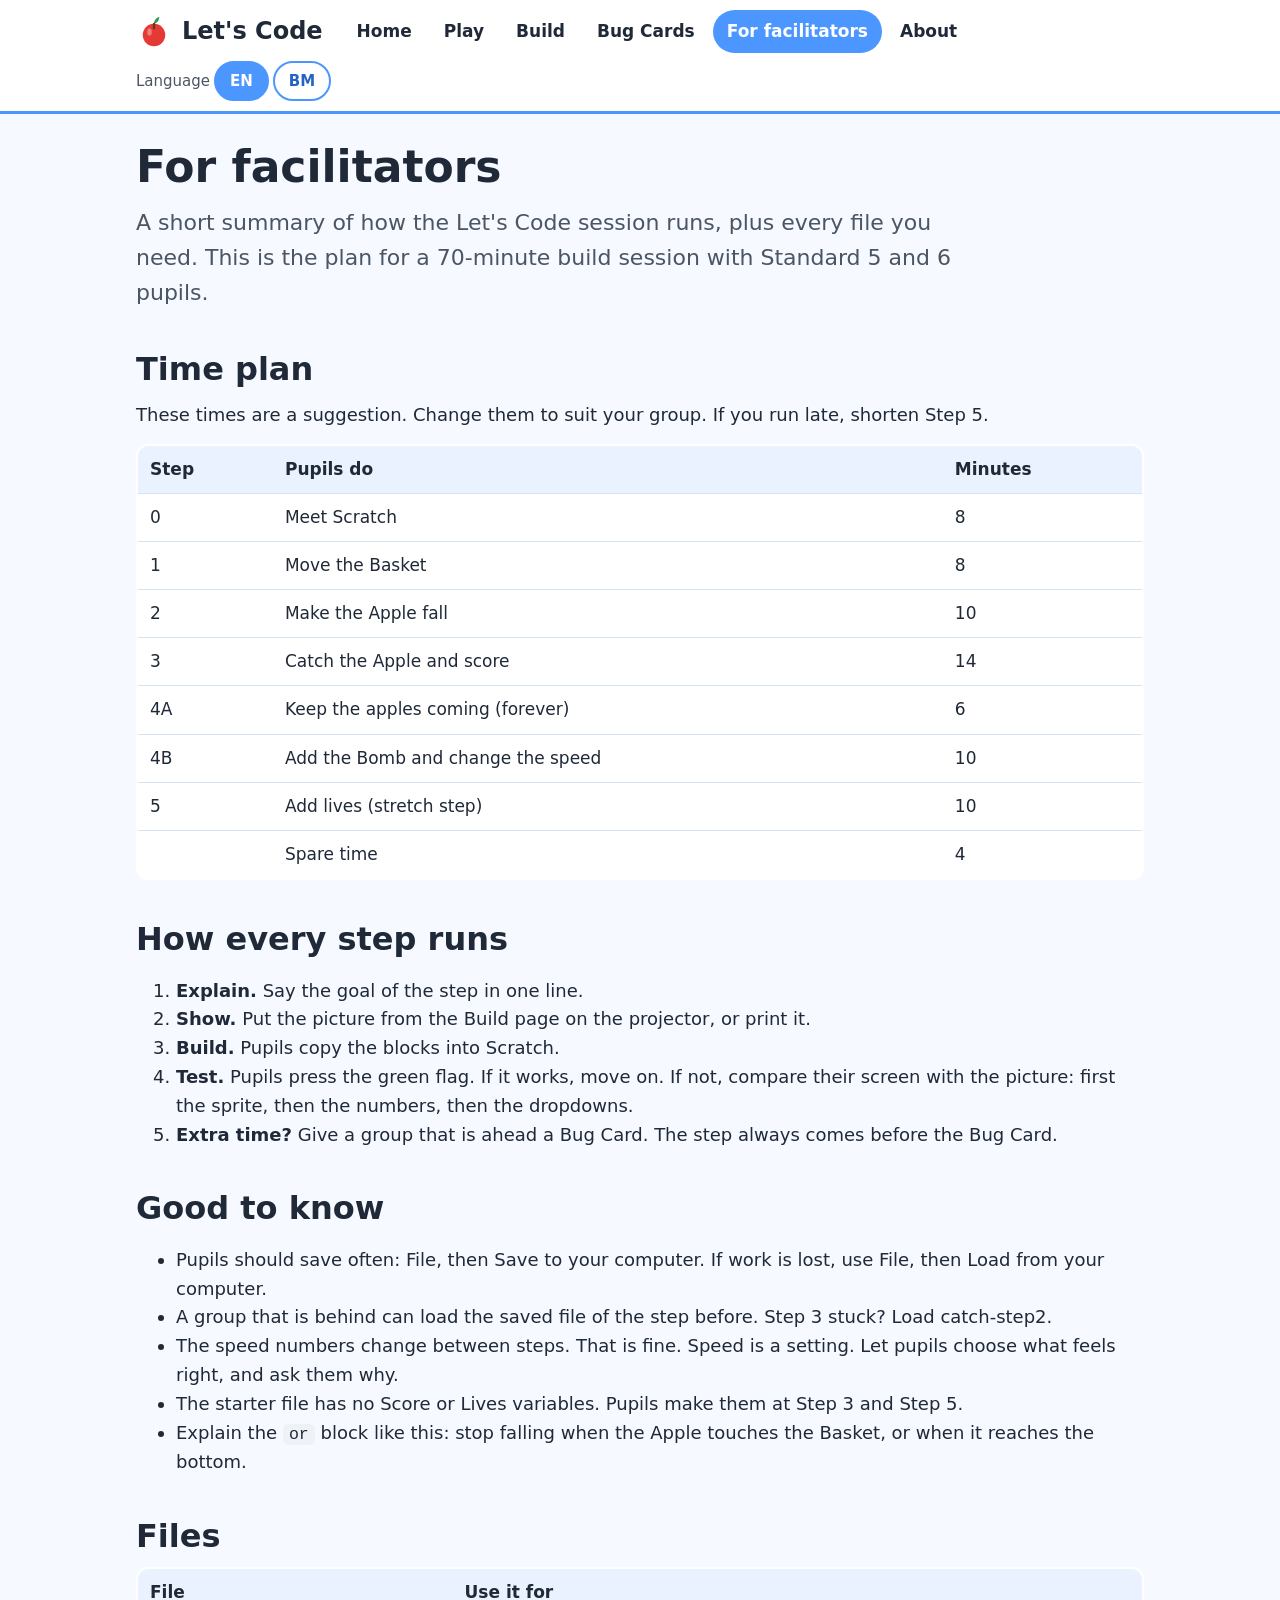
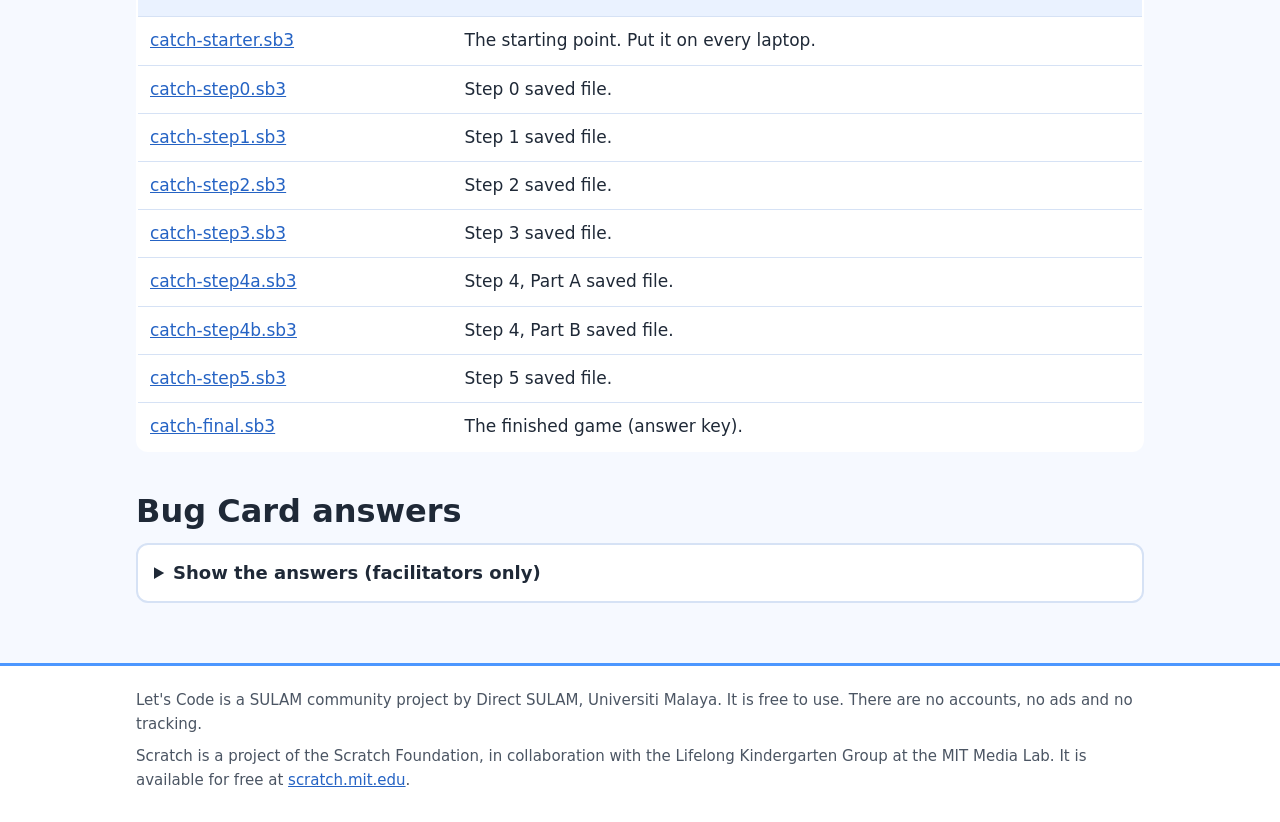
<file: facilitators.html>
<!doctype html>
<html lang="en">
<head>
<meta charset="utf-8">
<meta name="viewport" content="width=device-width, initial-scale=1">
<title data-i18n="title.facilitators.html">For facilitators: Let's Code</title>
<meta name="description" content="How the Let's Code session runs, the time plan, every file you need, and the Bug Card answers.">
<link rel="icon" href="img/favicon.svg" type="image/svg+xml">
<link rel="stylesheet" href="css/style.css">
</head>
<body>
<a class="skip" href="#main" data-i18n="skip">Skip to content</a>
<header class="site-header"><div class="wrap">
<a class="brand" href="index.html"><svg viewBox="0 0 48 48" aria-hidden="true"><circle cx="24" cy="28" r="15" fill="#e53935"/><path d="M24 13c0-5 3-8 7-9 0 5-3 8-7 9z" fill="#2e9e4f"/><path d="M24 13v6" stroke="#5d3a1a" stroke-width="3" stroke-linecap="round"/><ellipse cx="18" cy="24" rx="3" ry="5" fill="#fff" opacity=".35"/></svg><span>Let's Code</span></a>
<nav aria-label="Main"><ul class="nav"><li><a href="index.html" data-i18n="nav.home">Home</a></li><li><a href="play.html" data-i18n="nav.play">Play</a></li><li><a href="build.html" data-i18n="nav.build">Build</a></li><li><a href="bug-cards.html" data-i18n="nav.bugs">Bug Cards</a></li><li><a href="facilitators.html" aria-current="page" data-i18n="nav.fac">For facilitators</a></li><li><a href="about.html" data-i18n="nav.about">About</a></li></ul></nav>
<div class="lang" role="group" aria-labelledby="lang-label"><span id="lang-label" data-i18n="lang.label">Language</span>
<button type="button" data-lang="en" aria-pressed="true">EN</button><button type="button" data-lang="ms" aria-pressed="false">BM</button></div>
</div></header>
<main id="main"><div class="wrap">

<h1 data-i18n="fac.h1">For facilitators</h1>
<p class="lead" data-i18n="fac.lead">A short summary of how the Let's Code session runs, plus every file you need. This is the plan for a 70-minute build session with Standard 5 and 6 pupils.</p>

<h2 data-i18n="fac.plan.h">Time plan</h2>
<p data-i18n="fac.plan.p">These times are a suggestion. Change them to suit your group. If you run late, shorten Step 5.</p>
<div class="tablewrap"><table>
<thead><tr><th data-i18n="fac.th1">Step</th><th data-i18n="fac.th2">Pupils do</th><th data-i18n="fac.th3">Minutes</th></tr></thead>
<tbody>
<tr><td>0</td><td data-i18n="fac.p0">Meet Scratch</td><td>8</td></tr>
<tr><td>1</td><td data-i18n="fac.p1">Move the Basket</td><td>8</td></tr>
<tr><td>2</td><td data-i18n="fac.p2">Make the Apple fall</td><td>10</td></tr>
<tr><td>3</td><td data-i18n="fac.p3">Catch the Apple and score</td><td>14</td></tr>
<tr><td>4A</td><td data-i18n="fac.p4A">Keep the apples coming (forever)</td><td>6</td></tr>
<tr><td>4B</td><td data-i18n="fac.p4B">Add the Bomb and change the speed</td><td>10</td></tr>
<tr><td>5</td><td data-i18n="fac.p5">Add lives (stretch step)</td><td>10</td></tr>
<tr><td></td><td data-i18n="fac.spare.td">Spare time</td><td>4</td></tr>
</tbody></table></div>

<h2 data-i18n="fac.flow.h">How every step runs</h2>
<ol>
<li data-i18n="fac.flow1"><strong>Explain.</strong> Say the goal of the step in one line.</li>
<li data-i18n="fac.flow2"><strong>Show.</strong> Put the picture from the Build page on the projector, or print it.</li>
<li data-i18n="fac.flow3"><strong>Build.</strong> Pupils copy the blocks into Scratch.</li>
<li data-i18n="fac.flow4"><strong>Test.</strong> Pupils press the green flag. If it works, move on. If not, compare their screen with the picture: first the sprite, then the numbers, then the dropdowns.</li>
<li data-i18n="fac.flow5"><strong>Extra time?</strong> Give a group that is ahead a Bug Card. The step always comes before the Bug Card.</li>
</ol>

<h2 data-i18n="fac.tips.h">Good to know</h2>
<ul>
<li data-i18n="fac.t1">Pupils should save often: File, then Save to your computer. If work is lost, use File, then Load from your computer.</li>
<li data-i18n="fac.t2">A group that is behind can load the saved file of the step before. Step 3 stuck? Load catch-step2.</li>
<li data-i18n="fac.t3">The speed numbers change between steps. That is fine. Speed is a setting. Let pupils choose what feels right, and ask them why.</li>
<li data-i18n="fac.t4">The starter file has no Score or Lives variables. Pupils make them at Step 3 and Step 5.</li>
<li data-i18n="fac.t5">Explain the <code>or</code> block like this: stop falling when the Apple touches the Basket, or when it reaches the bottom.</li>
</ul>

<h2 data-i18n="fac.files.h">Files</h2>
<div class="tablewrap"><table>
<thead><tr><th data-i18n="fac.f.th1">File</th><th data-i18n="fac.f.th2">Use it for</th></tr></thead>
<tbody>
<tr><td><a href="downloads/catch-starter.sb3" download>catch-starter.sb3</a></td><td data-i18n="fac.f.starter">The starting point. Put it on every laptop.</td></tr>
<tr><td><a href="downloads/catch-step0.sb3" download>catch-step0.sb3</a></td><td data-i18n="fac.f.s0">Step 0 saved file.</td></tr>
<tr><td><a href="downloads/catch-step1.sb3" download>catch-step1.sb3</a></td><td data-i18n="fac.f.s1">Step 1 saved file.</td></tr>
<tr><td><a href="downloads/catch-step2.sb3" download>catch-step2.sb3</a></td><td data-i18n="fac.f.s2">Step 2 saved file.</td></tr>
<tr><td><a href="downloads/catch-step3.sb3" download>catch-step3.sb3</a></td><td data-i18n="fac.f.s3">Step 3 saved file.</td></tr>
<tr><td><a href="downloads/catch-step4a.sb3" download>catch-step4a.sb3</a></td><td data-i18n="fac.f.s4a">Step 4, Part A saved file.</td></tr>
<tr><td><a href="downloads/catch-step4b.sb3" download>catch-step4b.sb3</a></td><td data-i18n="fac.f.s4b">Step 4, Part B saved file.</td></tr>
<tr><td><a href="downloads/catch-step5.sb3" download>catch-step5.sb3</a></td><td data-i18n="fac.f.s5">Step 5 saved file.</td></tr>
<tr><td><a href="downloads/catch-final.sb3" download>catch-final.sb3</a></td><td data-i18n="fac.f.final">The finished game (answer key).</td></tr>
</tbody></table></div>

<h2 data-i18n="fac.ans.h">Bug Card answers</h2>
<details><summary data-i18n="fac.ans.s">Show the answers (facilitators only)</summary>
<ul>
<li><strong><span data-i18n="fac.at1">Card 1, The Apple That Flies Away</span>.</strong> <span data-i18n="fac.a1"><code>change y by</code> has a positive number. Change it to a negative number, for example -7.</span></li>
<li><strong><span data-i18n="fac.at2">Card 2, Only One Apple</span>.</strong> <span data-i18n="fac.a2">There is no <code>forever</code> block. Put the falling blocks inside <code>forever</code>.</span></li>
<li><strong><span data-i18n="fac.at3">Card 3, The Score Starts Too High</span>.</strong> <span data-i18n="fac.a3"><code>set Score to 0</code> is missing under the green flag.</span></li>
<li><strong><span data-i18n="fac.at4">Card 4, The Game That Never Ends</span>.</strong> <span data-i18n="fac.a4"><code>set Lives to 3</code> is missing. Extra challenge: change <code>Lives = 0</code> to <code>Lives &lt; 1</code>.</span></li>
<li><strong><span data-i18n="fac.at5">Card 5, The Basket Will Not Move</span>.</strong> <span data-i18n="fac.a5">The arrow key script is in the Apple sprite. Drag it onto the Basket sprite.</span></li>
</ul></details>

</div></main>
<footer class="site-footer"><div class="wrap">
<p data-i18n="foot.1">Let's Code is a SULAM community project by Direct SULAM, Universiti Malaya. It is free to use. There are no accounts, no ads and no tracking.</p>
<p data-i18n="foot.2">Scratch is a project of the Scratch Foundation, in collaboration with the Lifelong Kindergarten Group at the MIT Media Lab. It is available for free at <a href="https://scratch.mit.edu">scratch.mit.edu</a>.</p>
</div></footer>
<script src="js/dict.js"></script>
<script src="js/site.js"></script>

</body>
</html>
</file>
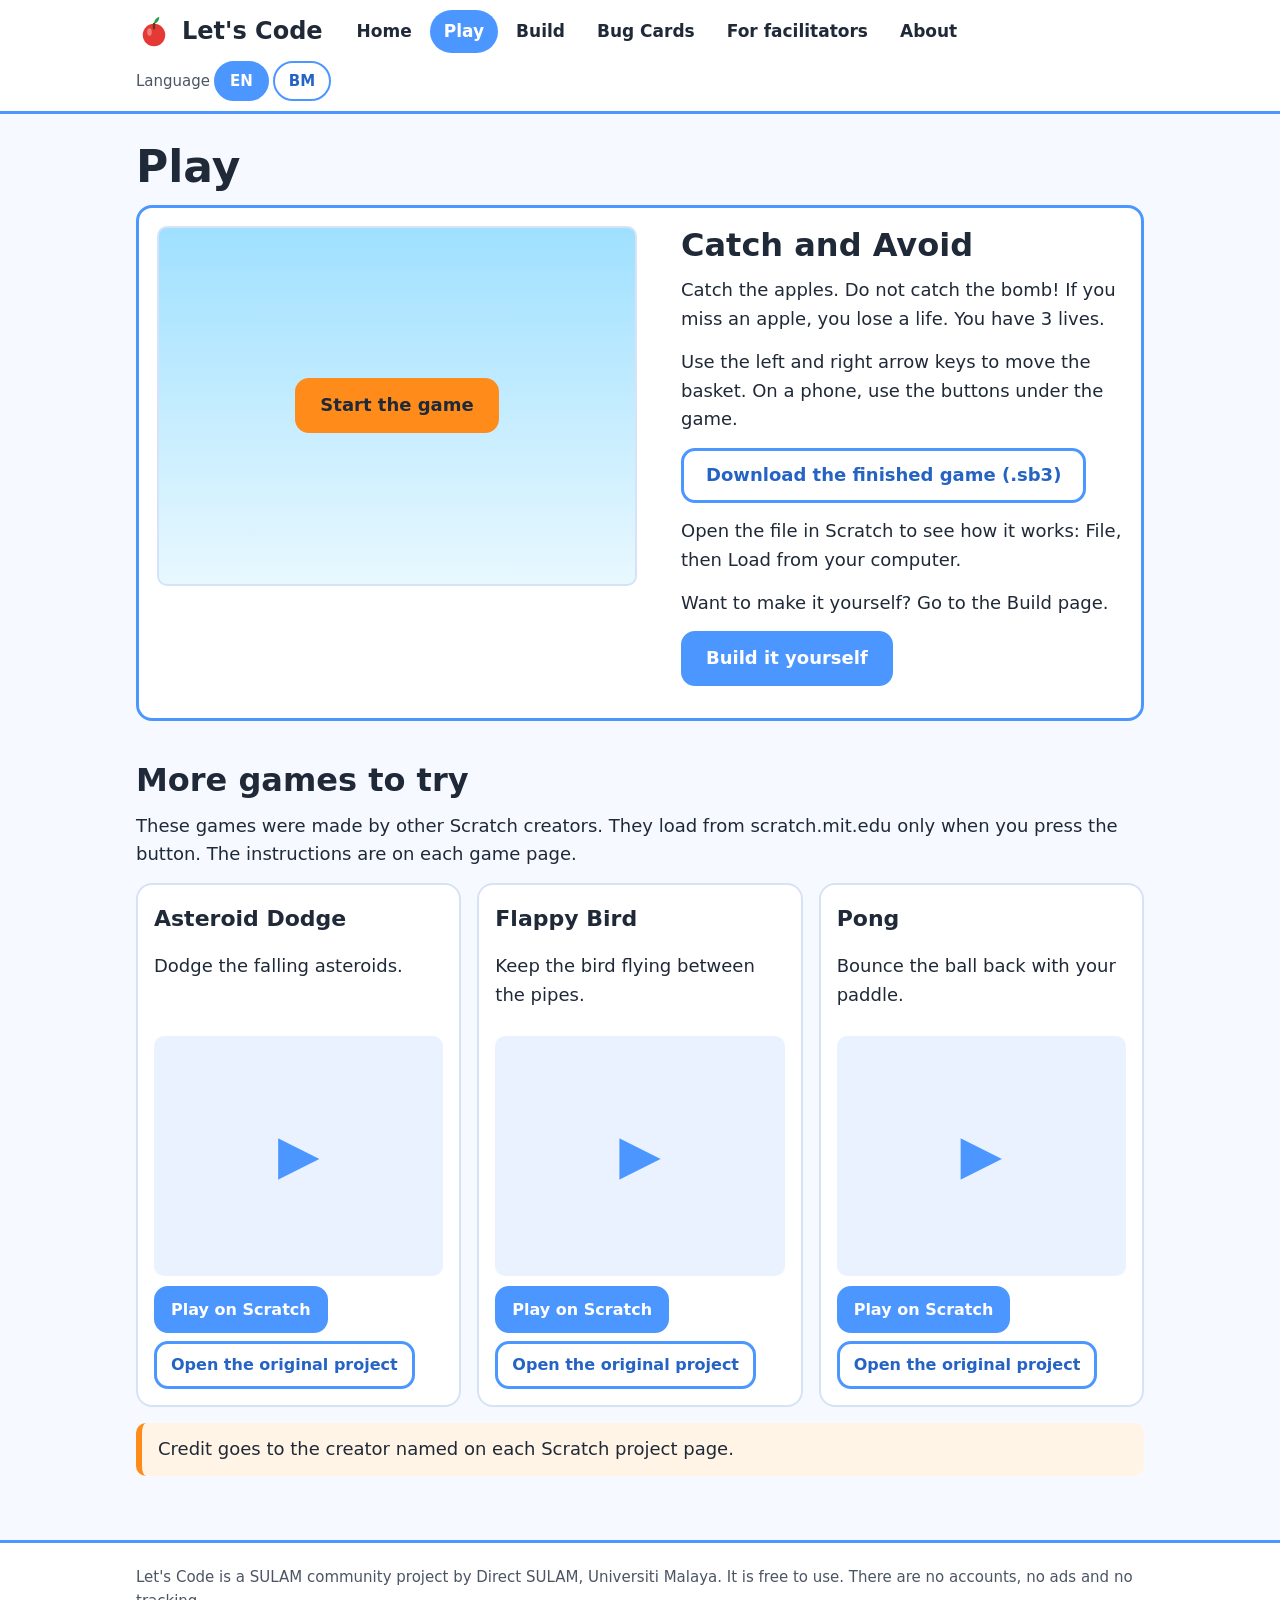
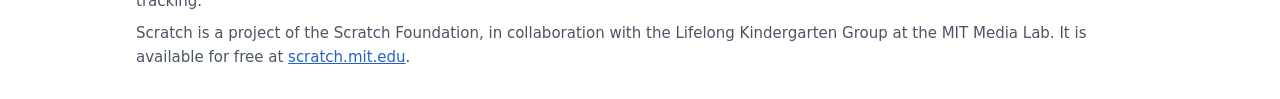
<file: play.html>
<!doctype html>
<html lang="en">
<head>
<meta charset="utf-8">
<meta name="viewport" content="width=device-width, initial-scale=1">
<title data-i18n="title.play.html">Play: Let's Code</title>
<meta name="description" content="Play Catch and Avoid in your browser, plus three more Scratch games.">
<link rel="icon" href="img/favicon.svg" type="image/svg+xml">
<link rel="stylesheet" href="css/style.css">
</head>
<body>
<a class="skip" href="#main" data-i18n="skip">Skip to content</a>
<header class="site-header"><div class="wrap">
<a class="brand" href="index.html"><svg viewBox="0 0 48 48" aria-hidden="true"><circle cx="24" cy="28" r="15" fill="#e53935"/><path d="M24 13c0-5 3-8 7-9 0 5-3 8-7 9z" fill="#2e9e4f"/><path d="M24 13v6" stroke="#5d3a1a" stroke-width="3" stroke-linecap="round"/><ellipse cx="18" cy="24" rx="3" ry="5" fill="#fff" opacity=".35"/></svg><span>Let's Code</span></a>
<nav aria-label="Main"><ul class="nav"><li><a href="index.html" data-i18n="nav.home">Home</a></li><li><a href="play.html" aria-current="page" data-i18n="nav.play">Play</a></li><li><a href="build.html" data-i18n="nav.build">Build</a></li><li><a href="bug-cards.html" data-i18n="nav.bugs">Bug Cards</a></li><li><a href="facilitators.html" data-i18n="nav.fac">For facilitators</a></li><li><a href="about.html" data-i18n="nav.about">About</a></li></ul></nav>
<div class="lang" role="group" aria-labelledby="lang-label"><span id="lang-label" data-i18n="lang.label">Language</span>
<button type="button" data-lang="en" aria-pressed="true">EN</button><button type="button" data-lang="ms" aria-pressed="false">BM</button></div>
</div></header>
<main id="main"><div class="wrap">

<h1 data-i18n="play.h1">Play</h1>
<section class="game" aria-labelledby="g-title">
<div id="stage-box">
<div id="stage"><div id="stage-cover">
<button type="button" class="btn orange" id="start-game" data-i18n="play.start">Start the game</button>
</div></div>
<div class="pad" id="pad">
<button type="button" id="pad-left" data-hold="ArrowLeft" aria-label="Move left" data-i18n-label="play.left.l">◀ <span data-i18n="play.left">Left</span></button>
<button type="button" id="pad-right" data-hold="ArrowRight" aria-label="Move right" data-i18n-label="play.right.l"><span data-i18n="play.right">Right</span> ▶</button>
</div>
<div class="ctrl" id="ctrl" hidden>
<button type="button" class="btn secondary" id="flag" data-i18n="play.flag">Green flag (restart)</button>
<button type="button" class="btn secondary" id="stop" data-i18n="play.stop">Stop</button>
</div>
<p class="status" id="status" role="status" aria-live="polite"></p>
</div>
<div>
<h2 id="g-title" style="margin-top:0">Catch and Avoid</h2>
<p data-i18n="play.how">Catch the apples. Do not catch the bomb! If you miss an apple, you lose a life. You have 3 lives.</p>
<p data-i18n="play.keys">Use the left and right arrow keys to move the basket. On a phone, use the buttons under the game.</p>
<p><a class="btn secondary" href="downloads/catch-final.sb3" download><span data-i18n="play.dl">Download the finished game (.sb3)</span></a></p>
<p data-i18n="play.dlnote">Open the file in Scratch to see how it works: File, then Load from your computer.</p>
<p data-i18n="play.tobuild">Want to make it yourself? Go to the Build page.</p>
<p><a class="btn" href="build.html" data-i18n="home.cta2">Build it yourself</a></p>
</div>
</section>

<h2 data-i18n="play.more.h">More games to try</h2>
<p data-i18n="play.more.p">These games were made by other Scratch creators. They load from scratch.mit.edu only when you press the button. The instructions are on each game page.</p>
<div class="games">
<article class="gamecard">
<h3>Asteroid Dodge</h3>
<p data-i18n="play.g.ast">Dodge the falling asteroids.</p>
<div class="embed" id="embed-80147818"></div>
<div class="links">
<button type="button" class="btn" data-embed="80147818" data-i18n="play.loadgame">Play on Scratch</button>
<a class="btn secondary" href="https://scratch.mit.edu/projects/80147818/" target="_blank" rel="noopener" data-i18n="play.orig">Open the original project</a>
</div></article>
<article class="gamecard">
<h3>Flappy Bird</h3>
<p data-i18n="play.g.flap">Keep the bird flying between the pipes.</p>
<div class="embed" id="embed-17828009"></div>
<div class="links">
<button type="button" class="btn" data-embed="17828009" data-i18n="play.loadgame">Play on Scratch</button>
<a class="btn secondary" href="https://scratch.mit.edu/projects/17828009/" target="_blank" rel="noopener" data-i18n="play.orig">Open the original project</a>
</div></article>
<article class="gamecard">
<h3>Pong</h3>
<p data-i18n="play.g.pong">Bounce the ball back with your paddle.</p>
<div class="embed" id="embed-2718643"></div>
<div class="links">
<button type="button" class="btn" data-embed="2718643" data-i18n="play.loadgame">Play on Scratch</button>
<a class="btn secondary" href="https://scratch.mit.edu/projects/2718643/" target="_blank" rel="noopener" data-i18n="play.orig">Open the original project</a>
</div></article>
</div>
<p class="note" data-i18n="play.credit">Credit goes to the creator named on each Scratch project page.</p>

</div></main>
<footer class="site-footer"><div class="wrap">
<p data-i18n="foot.1">Let's Code is a SULAM community project by Direct SULAM, Universiti Malaya. It is free to use. There are no accounts, no ads and no tracking.</p>
<p data-i18n="foot.2">Scratch is a project of the Scratch Foundation, in collaboration with the Lifelong Kindergarten Group at the MIT Media Lab. It is available for free at <a href="https://scratch.mit.edu">scratch.mit.edu</a>.</p>
</div></footer>
<script src="js/dict.js"></script>
<script src="js/site.js"></script>
<script src="js/play.js"></script>
</body>
</html>
</file>
<file: css/style.css>
:root{
  --blue:#4c97ff; --blue-dark:#2563c4; --blue-soft:#eaf2ff;
  --orange:#ff8c1a; --orange-dark:#b45309; --orange-soft:#fff4e5;
  --green:#1f9d57; --purple:#8a46d6;
  --ink:#1f2937; --muted:#4b5563; --line:#d6e2f5; --bg:#f6f9ff; --card:#ffffff;
  --radius:16px;
}
*{box-sizing:border-box}
html{scroll-behavior:smooth}
body{margin:0;font-family:system-ui,-apple-system,"Segoe UI",Roboto,Arial,sans-serif;font-size:18px;line-height:1.6;color:var(--ink);background:var(--bg)}
img{max-width:100%;height:auto}
a{color:var(--blue-dark)}
a:hover{text-decoration-thickness:2px}
:focus-visible{outline:3px solid var(--orange);outline-offset:2px;border-radius:6px}
.skip{position:absolute;left:-999px;top:8px;background:#fff;padding:8px 14px;border-radius:8px;z-index:10}
.skip:focus{left:8px}
.wrap{max-width:1040px;margin:0 auto;padding:0 16px}

/* header */
.site-header{background:#fff;border-bottom:3px solid var(--blue)}
.site-header .wrap{display:flex;flex-wrap:wrap;align-items:center;gap:8px 20px;padding-top:10px;padding-bottom:10px}
.brand{display:flex;align-items:center;gap:10px;font-weight:800;font-size:24px;color:var(--ink);text-decoration:none}
.brand svg{width:36px;height:36px}
.nav{display:flex;flex-wrap:wrap;gap:4px;margin:0;padding:0;list-style:none;flex:1}
.nav a{display:block;padding:8px 14px;border-radius:999px;text-decoration:none;color:var(--ink);font-weight:600;font-size:17px}
.nav a:hover{background:var(--blue-soft)}
.nav a[aria-current="page"]{background:var(--blue);color:#fff}
.lang{display:flex;gap:4px;align-items:center;font-size:15px;color:var(--muted)}
.lang button{font:inherit;font-weight:700;border:2px solid var(--blue);background:#fff;color:var(--blue-dark);border-radius:999px;padding:4px 14px;min-height:40px;cursor:pointer}
.lang button[aria-pressed="true"]{background:var(--blue);color:#fff}

/* layout */
main{padding:28px 0 48px}
h1{font-size:clamp(30px,5vw,44px);line-height:1.15;margin:0 0 12px}
h2{font-size:clamp(24px,3.5vw,32px);line-height:1.2;margin:40px 0 12px}
h3{font-size:22px;margin:0 0 6px}
p{margin:0 0 14px}
.lead{font-size:clamp(19px,2.4vw,22px);color:var(--muted);max-width:60ch}
.hero{display:grid;grid-template-columns:1.1fr .9fr;gap:28px;align-items:center;padding:12px 0 8px}
.hero .shot{background:#fff;border:3px solid var(--line);border-radius:var(--radius);padding:8px}
.hero .shot img{display:block;border-radius:10px;width:100%}
.btns{display:flex;flex-wrap:wrap;gap:12px;margin:18px 0 0}
.btn{display:inline-flex;align-items:center;justify-content:center;gap:8px;min-height:48px;padding:10px 22px;border-radius:14px;border:3px solid var(--blue);background:var(--blue);color:#fff;font:inherit;font-weight:700;text-decoration:none;cursor:pointer}
.btn:hover{background:var(--blue-dark);border-color:var(--blue-dark)}
.btn.secondary{background:#fff;color:var(--blue-dark)}
.btn.secondary:hover{background:var(--blue-soft)}
.btn.orange{background:var(--orange);border-color:var(--orange);color:#1f2937}
.btn.orange:hover{background:#ffa13d;border-color:#ffa13d}
.btn[disabled]{opacity:.6;cursor:wait}
.cards{display:grid;grid-template-columns:repeat(3,1fr);gap:16px;margin-top:24px}
.card{background:var(--card);border:2px solid var(--line);border-radius:var(--radius);padding:18px 20px}
.card .num{display:inline-flex;align-items:center;justify-content:center;width:38px;height:38px;border-radius:50%;background:var(--orange);color:#1f2937;font-weight:800;margin-bottom:8px}
.note{background:var(--orange-soft);border-left:6px solid var(--orange);border-radius:10px;padding:12px 16px;margin:16px 0}
.checklist{padding-left:22px}
.checklist li{margin:6px 0}

/* play */
.game{background:#fff;border:3px solid var(--blue);border-radius:var(--radius);padding:18px;display:grid;grid-template-columns:minmax(0,500px) 1fr;gap:24px;align-items:start}
#stage-box{width:100%;max-width:480px}
#stage{width:100%;aspect-ratio:4/3;background:#cfeaff;border-radius:10px;overflow:hidden;position:relative;border:2px solid var(--line)}
#stage-cover{position:absolute;inset:0;display:flex;flex-direction:column;align-items:center;justify-content:center;gap:12px;background:linear-gradient(#9fe0ff,#e8f8ff);text-align:center;padding:12px}
#stage-cover[hidden]{display:none}
.pad{display:none;gap:10px;margin-top:12px}
.pad.on{display:flex}
.pad button{flex:1;min-height:56px;font:inherit;font-weight:800;font-size:20px;border-radius:14px;border:3px solid var(--blue);background:var(--blue-soft);color:var(--blue-dark);touch-action:none;user-select:none}
.pad button:active{background:var(--blue);color:#fff}
.ctrl{display:flex;flex-wrap:wrap;gap:10px;margin-top:12px}
.ctrl[hidden]{display:none}
.status{min-height:1.6em;color:var(--muted)}
.games{display:grid;grid-template-columns:repeat(3,1fr);gap:16px}
.gamecard{background:#fff;border:2px solid var(--line);border-radius:var(--radius);padding:16px;display:flex;flex-direction:column;gap:10px}
.gamecard .embed{aspect-ratio:485/402;background:var(--blue-soft);border-radius:10px;display:flex;align-items:center;justify-content:center;overflow:hidden}
.gamecard iframe{width:100%;height:100%;border:0}
.gamecard .links{display:flex;flex-wrap:wrap;gap:8px;margin-top:auto}
.gamecard .btn{min-height:44px;padding:8px 14px;font-size:16px}

/* build */
.getstarted{background:#fff;border:3px solid var(--orange);border-radius:var(--radius);padding:18px 22px}
.getstarted ol{margin:8px 0 14px;padding-left:24px}
.getstarted li{margin:8px 0}
.step{background:#fff;border:2px solid var(--line);border-radius:var(--radius);padding:20px 22px;margin:20px 0;scroll-margin-top:12px}
.step header{display:flex;gap:14px;align-items:center;margin-bottom:10px}
.badge{flex:none;min-width:52px;height:52px;padding:0 10px;border-radius:26px;background:var(--orange);color:#1f2937;font-weight:800;font-size:22px;display:flex;align-items:center;justify-content:center}
.step h2{margin:0;font-size:26px}
.shots{display:flex;flex-wrap:wrap;gap:16px;margin:12px 0}
.shot{margin:0;background:#fff;border:2px solid var(--line);border-radius:12px;padding:8px;max-width:100%}
.shot img{display:block;border-radius:6px}
.shot.narrow{max-width:420px}
.shot.wide{max-width:640px}
.check{border-left:6px solid var(--green);background:#eaf8f0;border-radius:10px;padding:10px 14px;margin:12px 0}
.tip{border-left:6px solid var(--purple);background:#f3ecfc;border-radius:10px;padding:10px 14px;margin:12px 0}
.stuck{display:flex;flex-wrap:wrap;gap:10px;align-items:center;margin-top:14px;padding-top:12px;border-top:2px dashed var(--line);font-size:16px}
.stuck .btn{min-height:40px;padding:6px 14px;font-size:15px}
.legend{margin:0;padding-left:0;list-style:none}
.legend li{display:flex;gap:10px;align-items:center;margin:6px 0}
.legend span.n{flex:none;width:30px;height:30px;border-radius:50%;background:var(--orange);color:#1f2937;font-weight:800;display:flex;align-items:center;justify-content:center;font-size:16px}
.toc{display:flex;flex-wrap:wrap;gap:8px;margin:16px 0 0;padding:0;list-style:none}
.toc a{display:block;padding:6px 14px;border-radius:999px;background:#fff;border:2px solid var(--line);text-decoration:none;font-weight:600;font-size:16px}
.toc a:hover{background:var(--blue-soft)}

/* bug cards */
.bugs{display:grid;grid-template-columns:repeat(2,1fr);gap:18px}
.bug{background:#fff;border:2px solid var(--line);border-radius:var(--radius);padding:12px;break-inside:avoid}
.bug img{display:block;width:100%;border-radius:8px}
.bug p{margin:8px 4px 0;font-size:16px;color:var(--muted)}
.bug a{font-weight:600}

/* tables, details */
table{border-collapse:collapse;width:100%;background:#fff;border:2px solid var(--line);border-radius:12px;overflow:hidden;font-size:17px}
th,td{padding:10px 12px;border-bottom:1px solid var(--line);text-align:left;vertical-align:top}
th{background:var(--blue-soft)}
.tablewrap{overflow-x:auto}
details{background:#fff;border:2px solid var(--line);border-radius:12px;padding:10px 16px;margin:12px 0}
summary{cursor:pointer;font-weight:700;padding:4px 0}
code{background:#eef2f7;padding:1px 6px;border-radius:6px;font-size:.92em}

/* footer */
.site-footer{background:#fff;border-top:3px solid var(--blue);padding:22px 0;font-size:15px;color:var(--muted)}
.site-footer p{margin:0 0 8px}

@media (max-width:820px){
  .hero,.game{grid-template-columns:1fr}
  .cards,.games{grid-template-columns:1fr}
  .bugs{grid-template-columns:1fr}
  body{font-size:17px}
}
@media (prefers-reduced-motion:reduce){html{scroll-behavior:auto}}
@media print{
  .site-header,.site-footer,.noprint,.skip{display:none!important}
  body{background:#fff;font-size:12pt}
  main{padding:0}
  .bugs{grid-template-columns:1fr;gap:10px}
  .bug{border:0;padding:0;margin:0 0 8mm;page-break-inside:avoid}
  .bug p{display:none}
  .step{break-inside:avoid;border:1px solid #999}
}

.gamecard .embed:empty::before{content:"▶";font-size:54px;color:var(--blue)}

svg{max-width:100%;height:auto}
.shot svg{display:block}

.shot.narrow{max-width:560px}
.gamecard h3+p{min-height:3.3em}

/* build page: text left, pictures right */
.stepbody{display:grid;grid-template-columns:minmax(0,1fr) minmax(0,1fr);gap:8px 28px;align-items:start}
.stepbody .pics{display:flex;flex-direction:column;gap:14px;align-items:flex-start}
.stepbody .pics .shots{margin:0;gap:12px;align-items:flex-start}
.stepbody .pics:empty{display:none}
.stepbody:has(.pics:empty){grid-template-columns:1fr}
.stepbody .shot{max-width:100%}
.stepbody .shot img{max-width:100%;height:auto}
.stepbody .shot.wide,.stepbody .shot.narrow{max-width:100%}
.stepbody .txt > p:first-child,.stepbody .txt > h3:first-child{margin-top:0}
.shot a.zoom{display:block;cursor:zoom-in}
@media (min-width:821px){.stepbody .pics{position:sticky;top:12px}}
@media (max-width:820px){.stepbody{grid-template-columns:1fr}}
</file>
